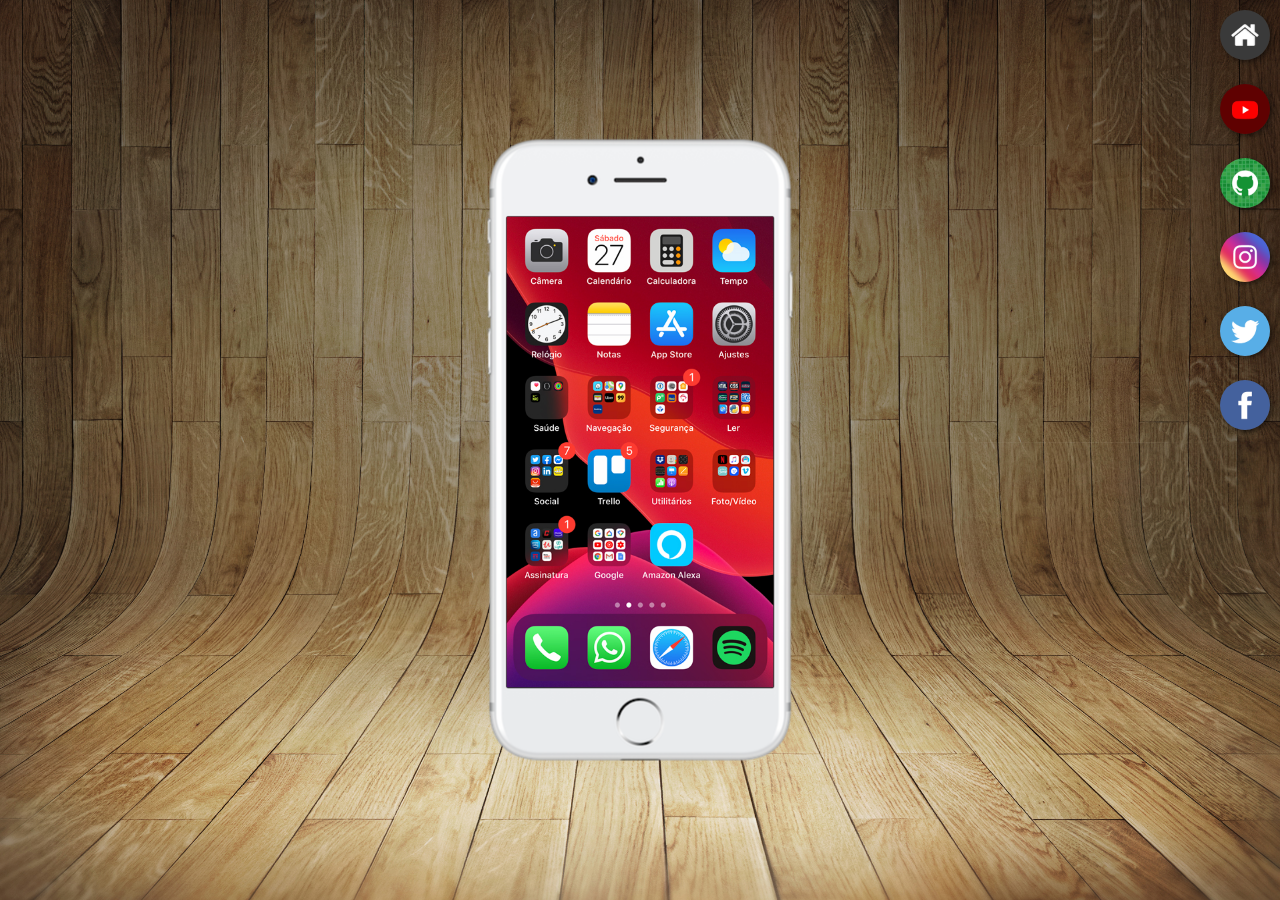
<file: index.html>
<!doctype html>
<html lang="pt-br">
<head>
    <meta charset="utf-8">
    <meta name="viewport" content="width=device-width", initial-scale=1.0>
    <title>Projeto Redes Sociais</title>
    <link rel="stylesheet" href="estilos/style.css">
    <link rel="shortcut icon" href="favicon.ico" type="image/x-icon">
    <style>
    </style>
</head>
<body>
	<main>
        <section id="telefone">
            <iframe src="home.html" name="tela" id="tela" frameborder="0"></iframe>
        </section>
        <section id="redes-sociais">
            <a href="home.html" target="tela"><img src="imagens/logo-home.jpg" alt="Logo Home"></a><br>
            <a href="youtube.html" target="tela"><img src="imagens/logo-youtube.jpg" alt="Logo YouTube"></a><br>
            <a href="github.html" target="tela"><img src="imagens/logo-github.jpg" alt="Logo GitHub"></a><br>
            <a href="instagram.html" target="tela"><img src="imagens/logo-instagram.jpg" alt="Logo Instagram"></a><br>
            <a href="twitter.html" target="tela"><img src="imagens/logo-twitter.jpg" alt="Logo Twitter"></a><br>
            <a href="facebook.html" target="tela"><img src="imagens/logo-facebook.jpg" alt="Logo Faebook"></a>
        </section>
    </main>
</body>
</html>
</file>
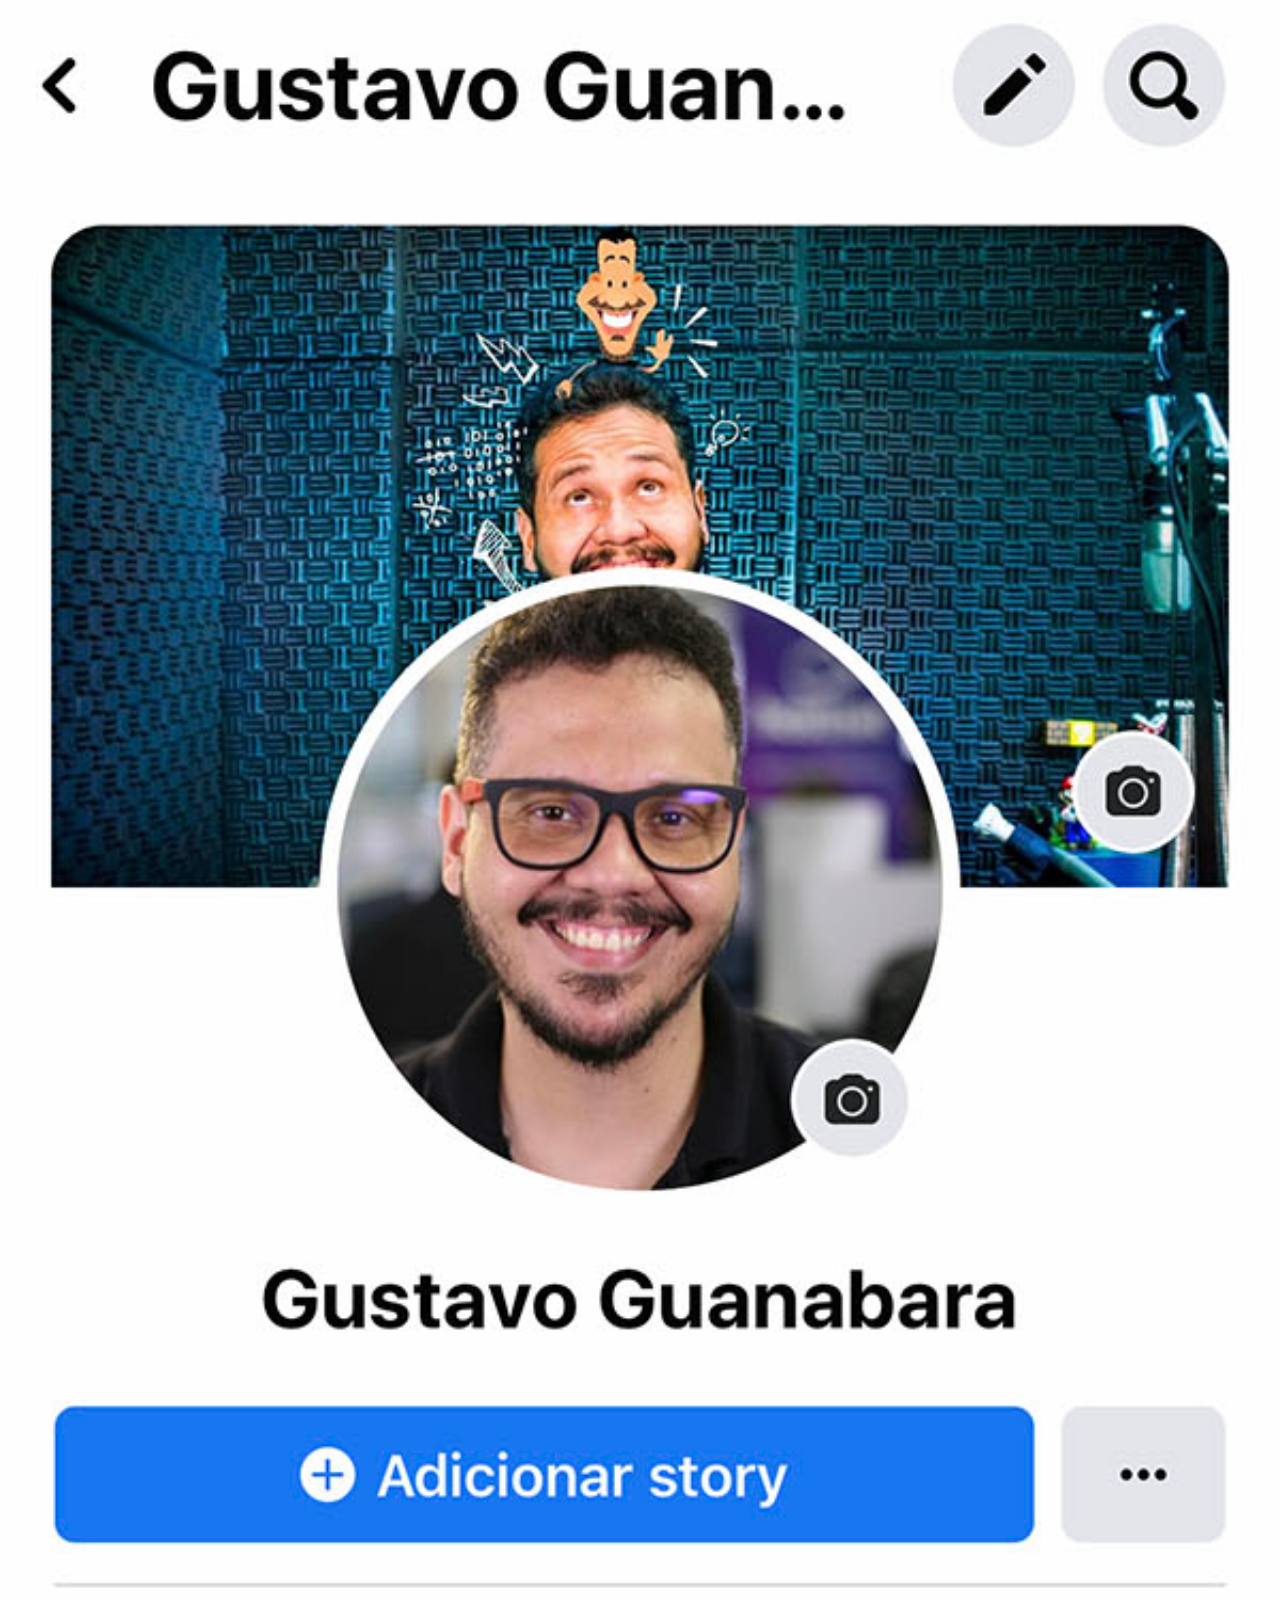
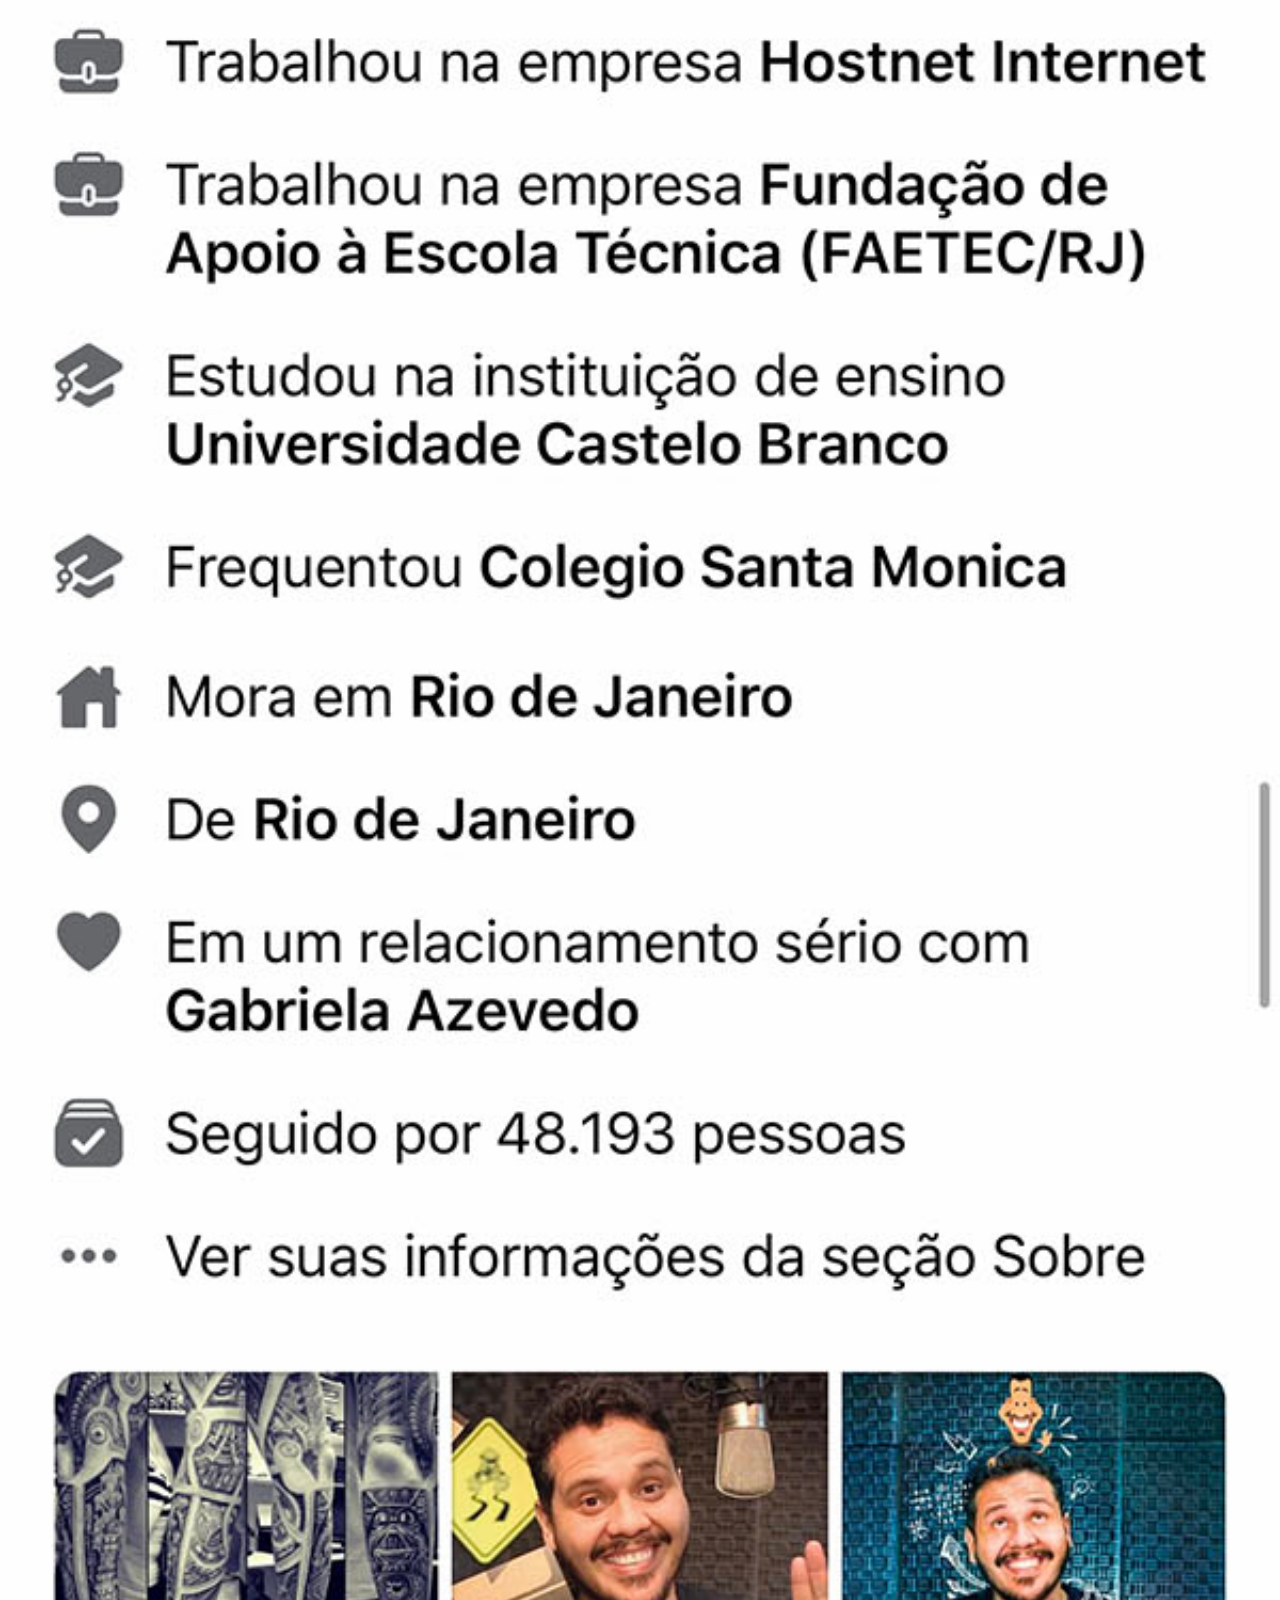
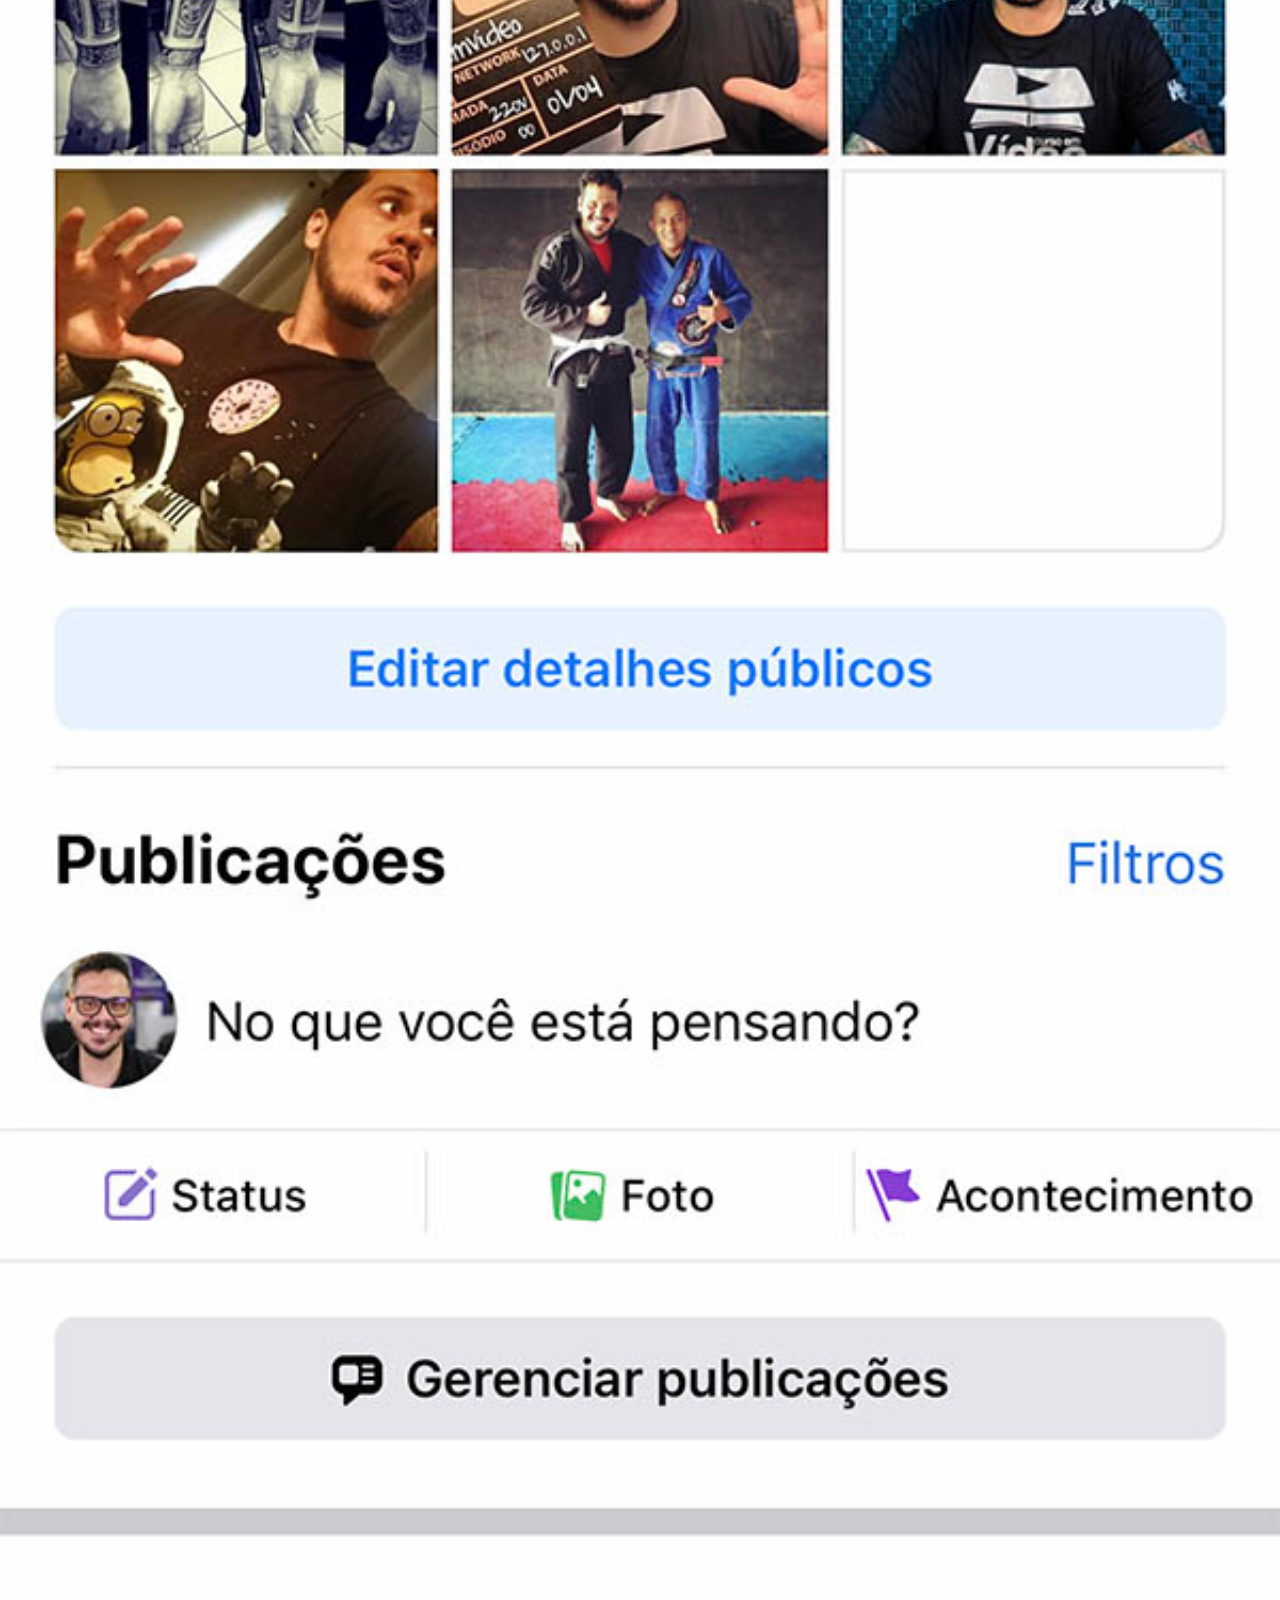
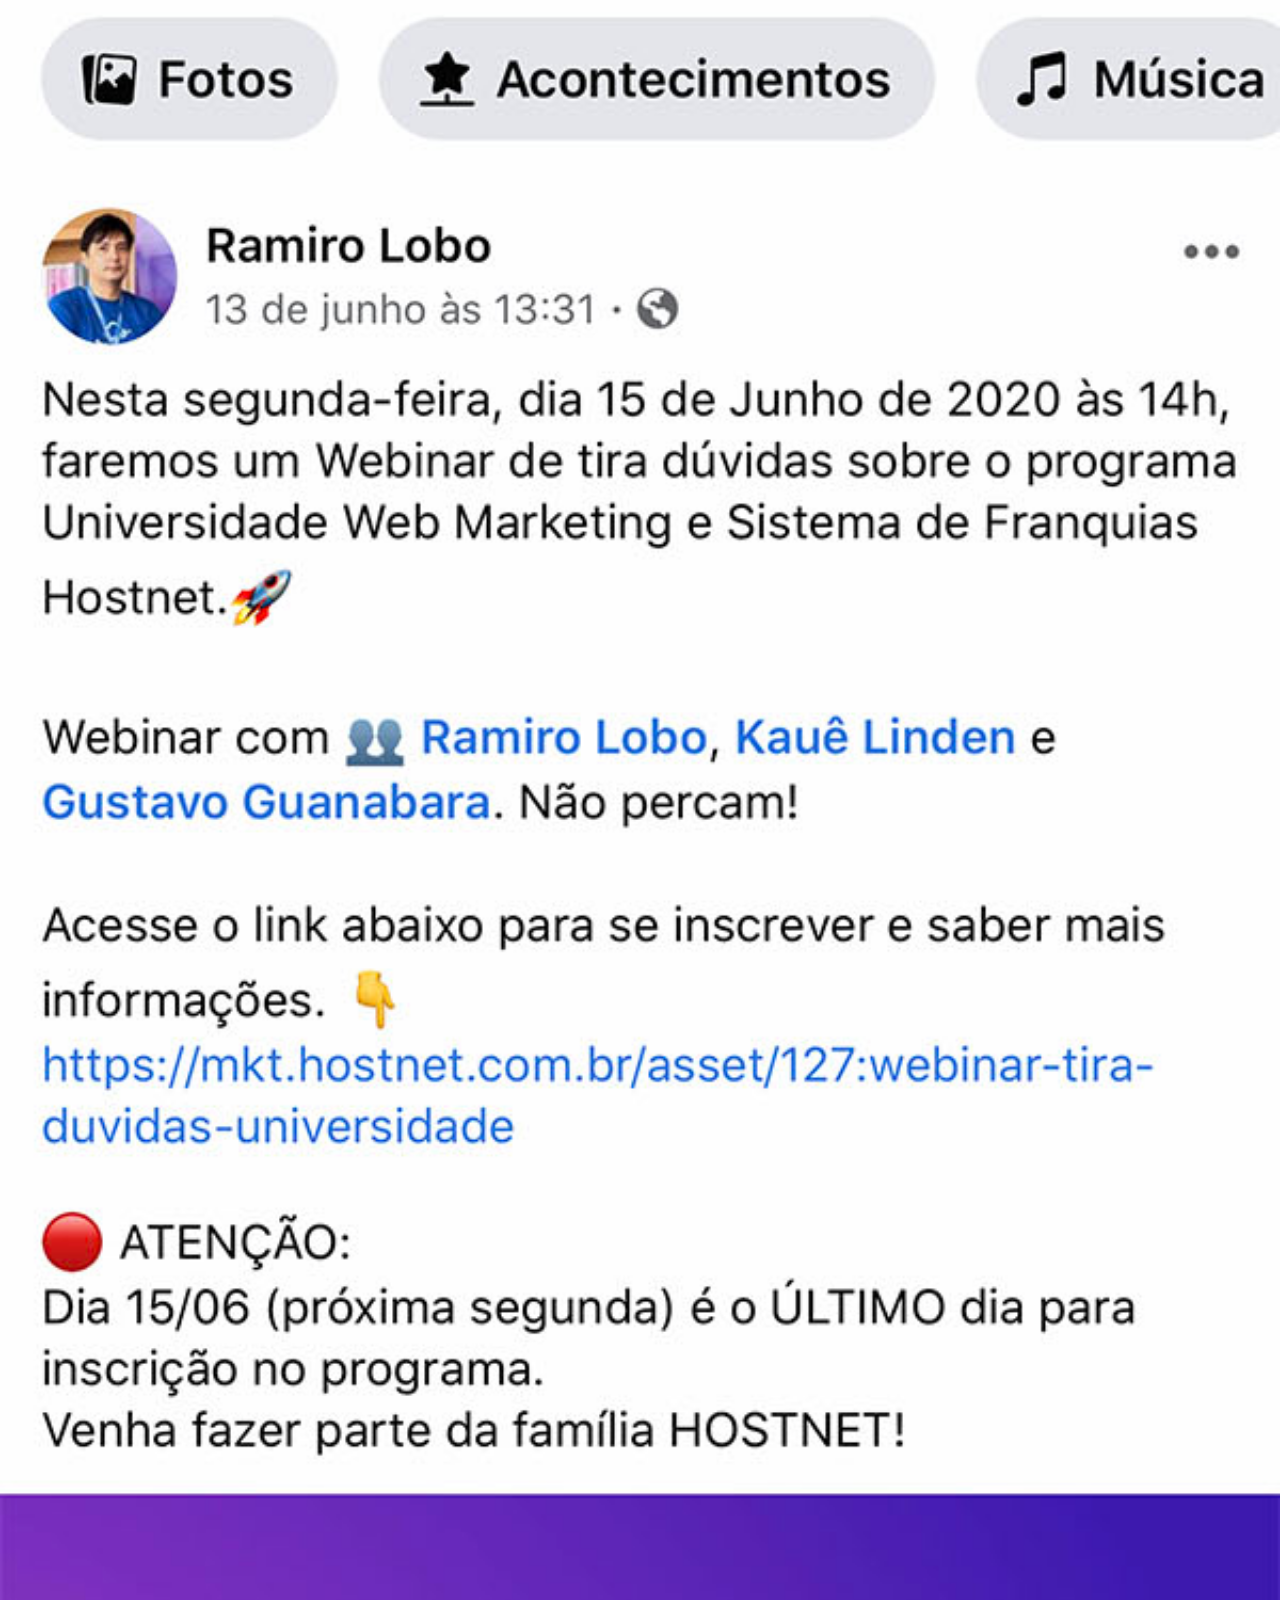
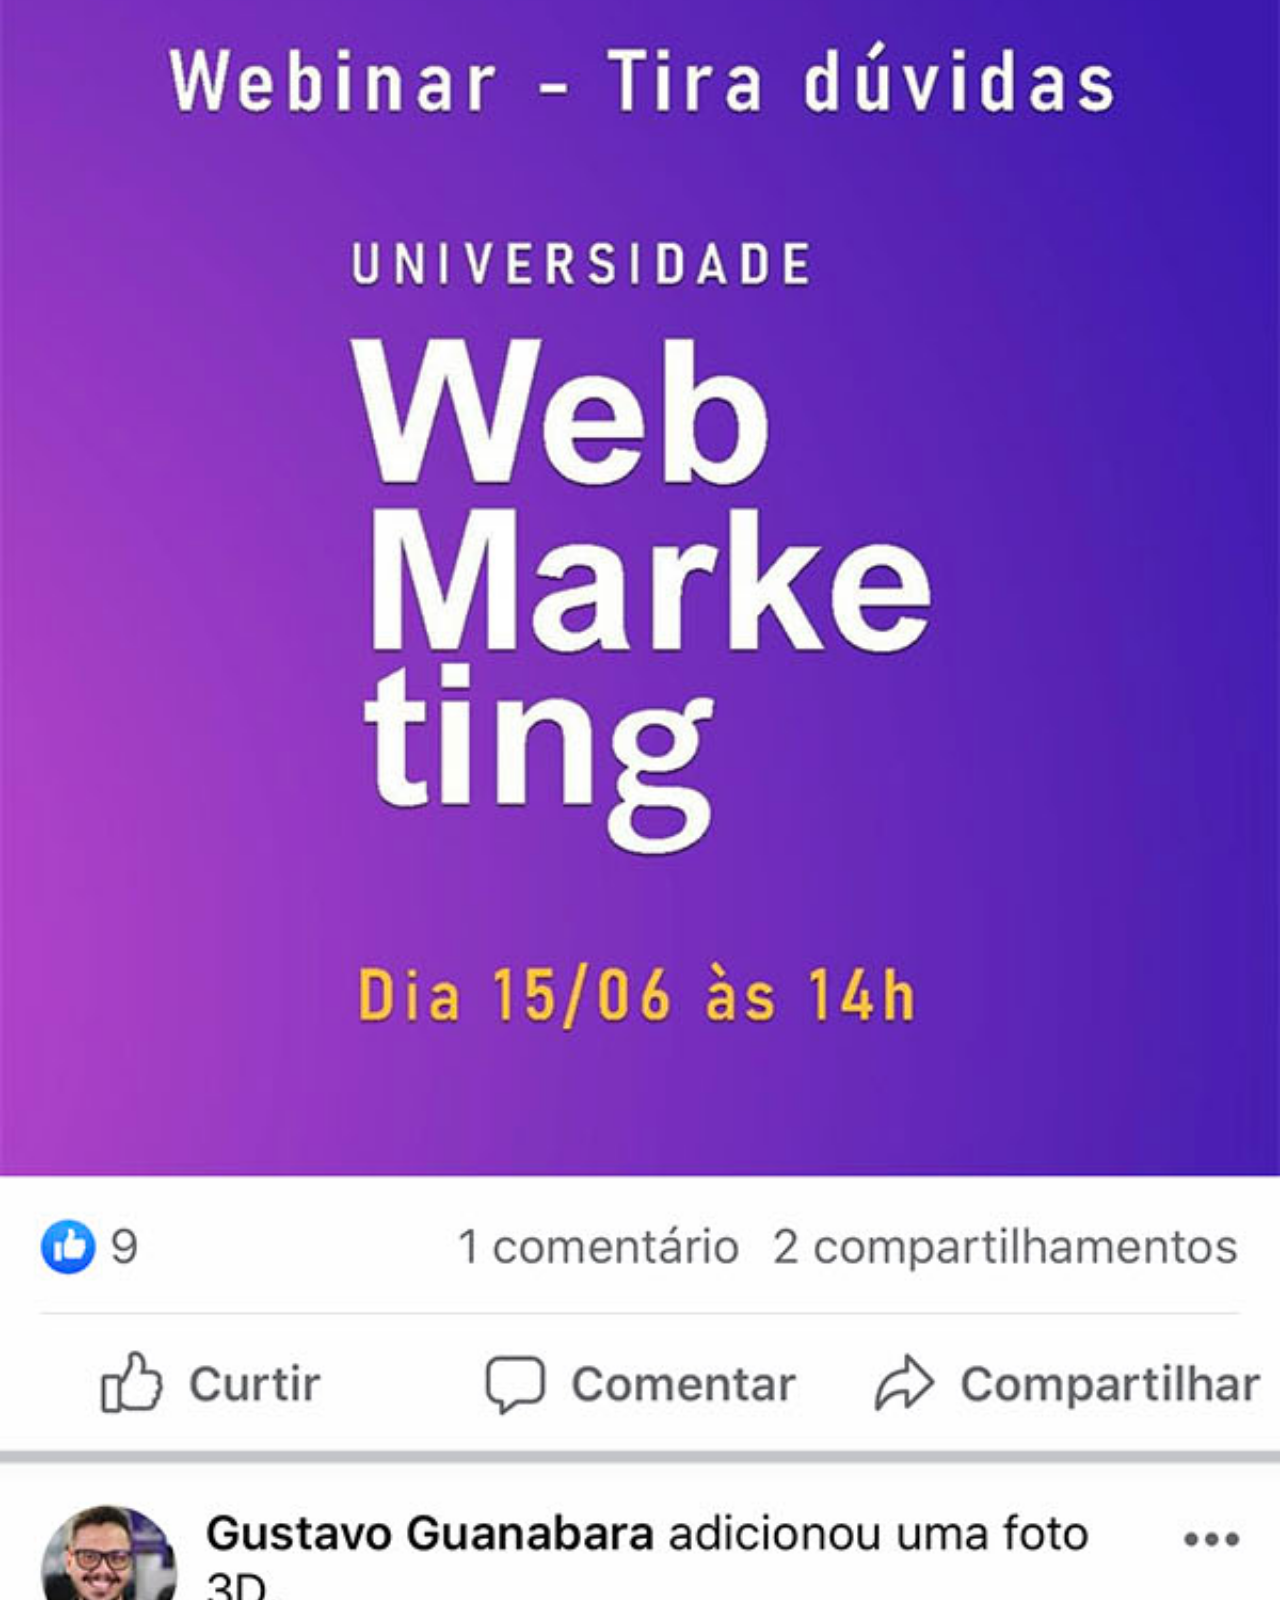
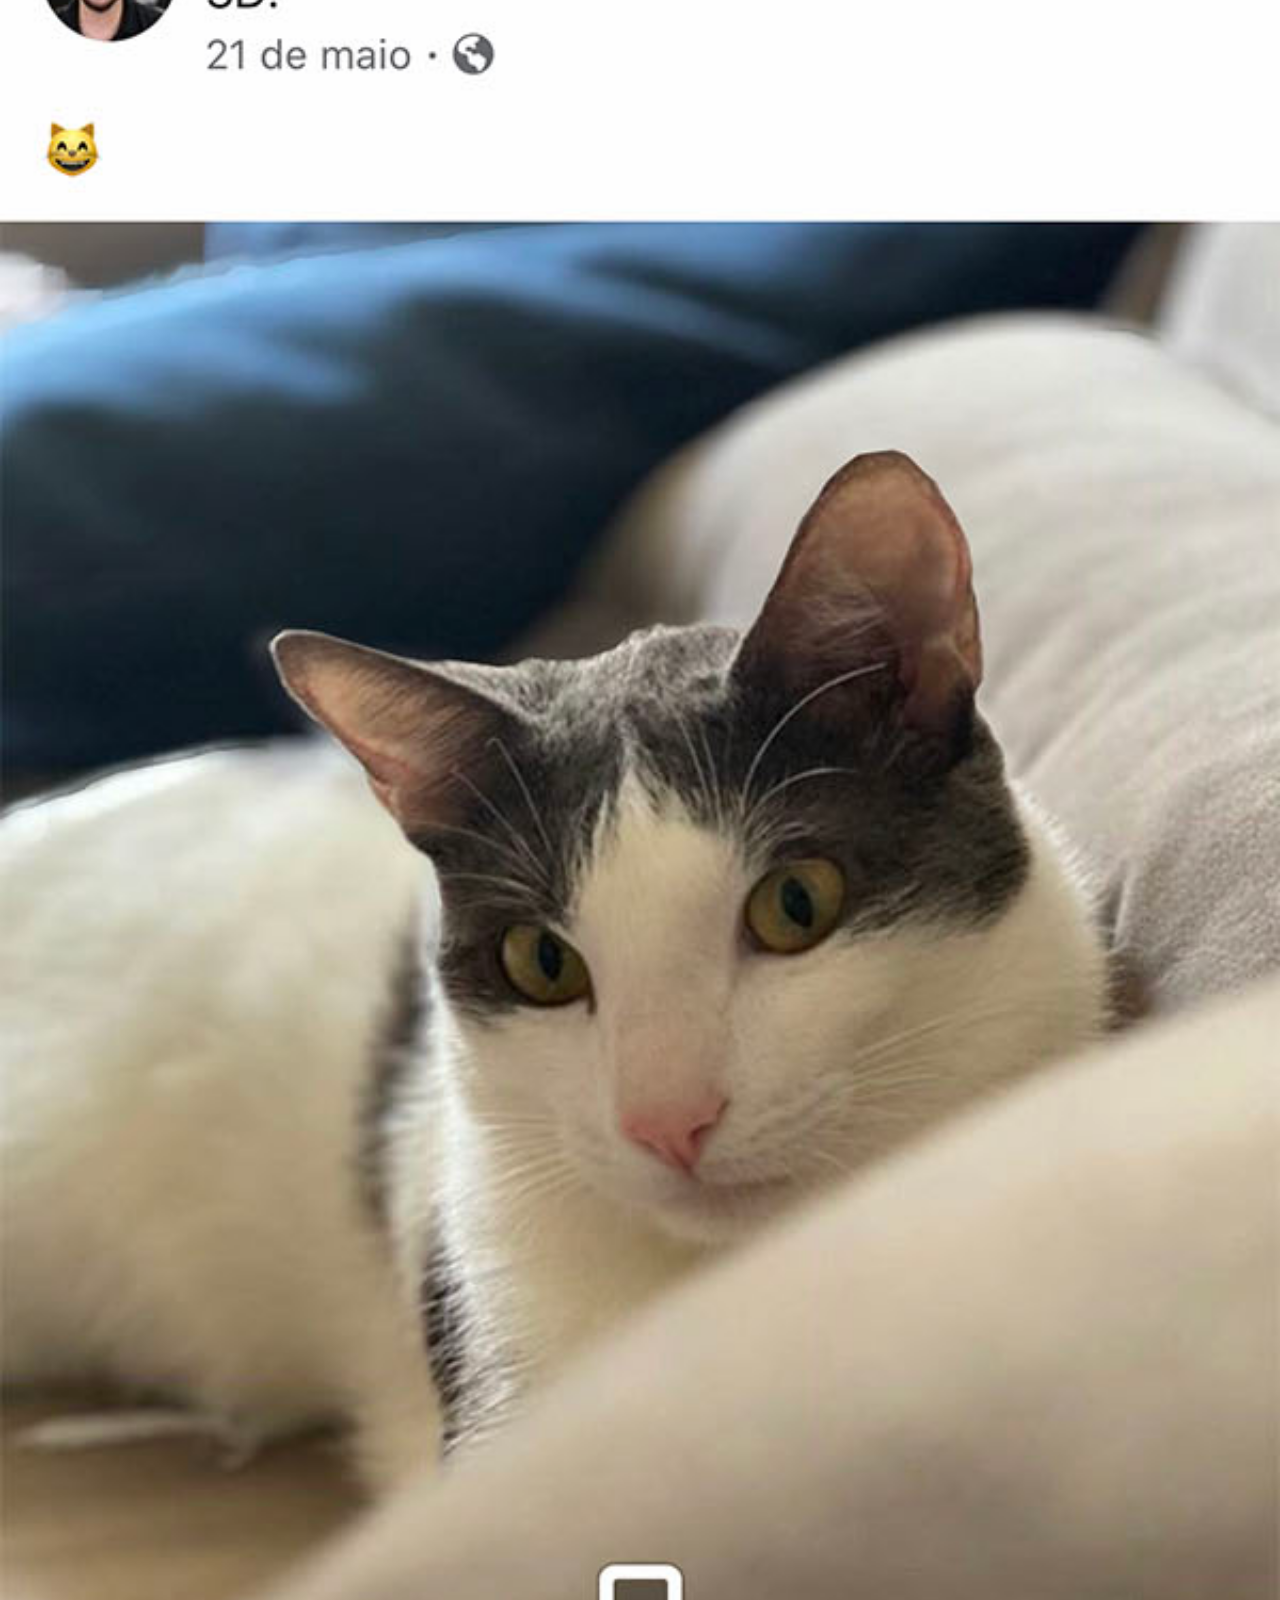
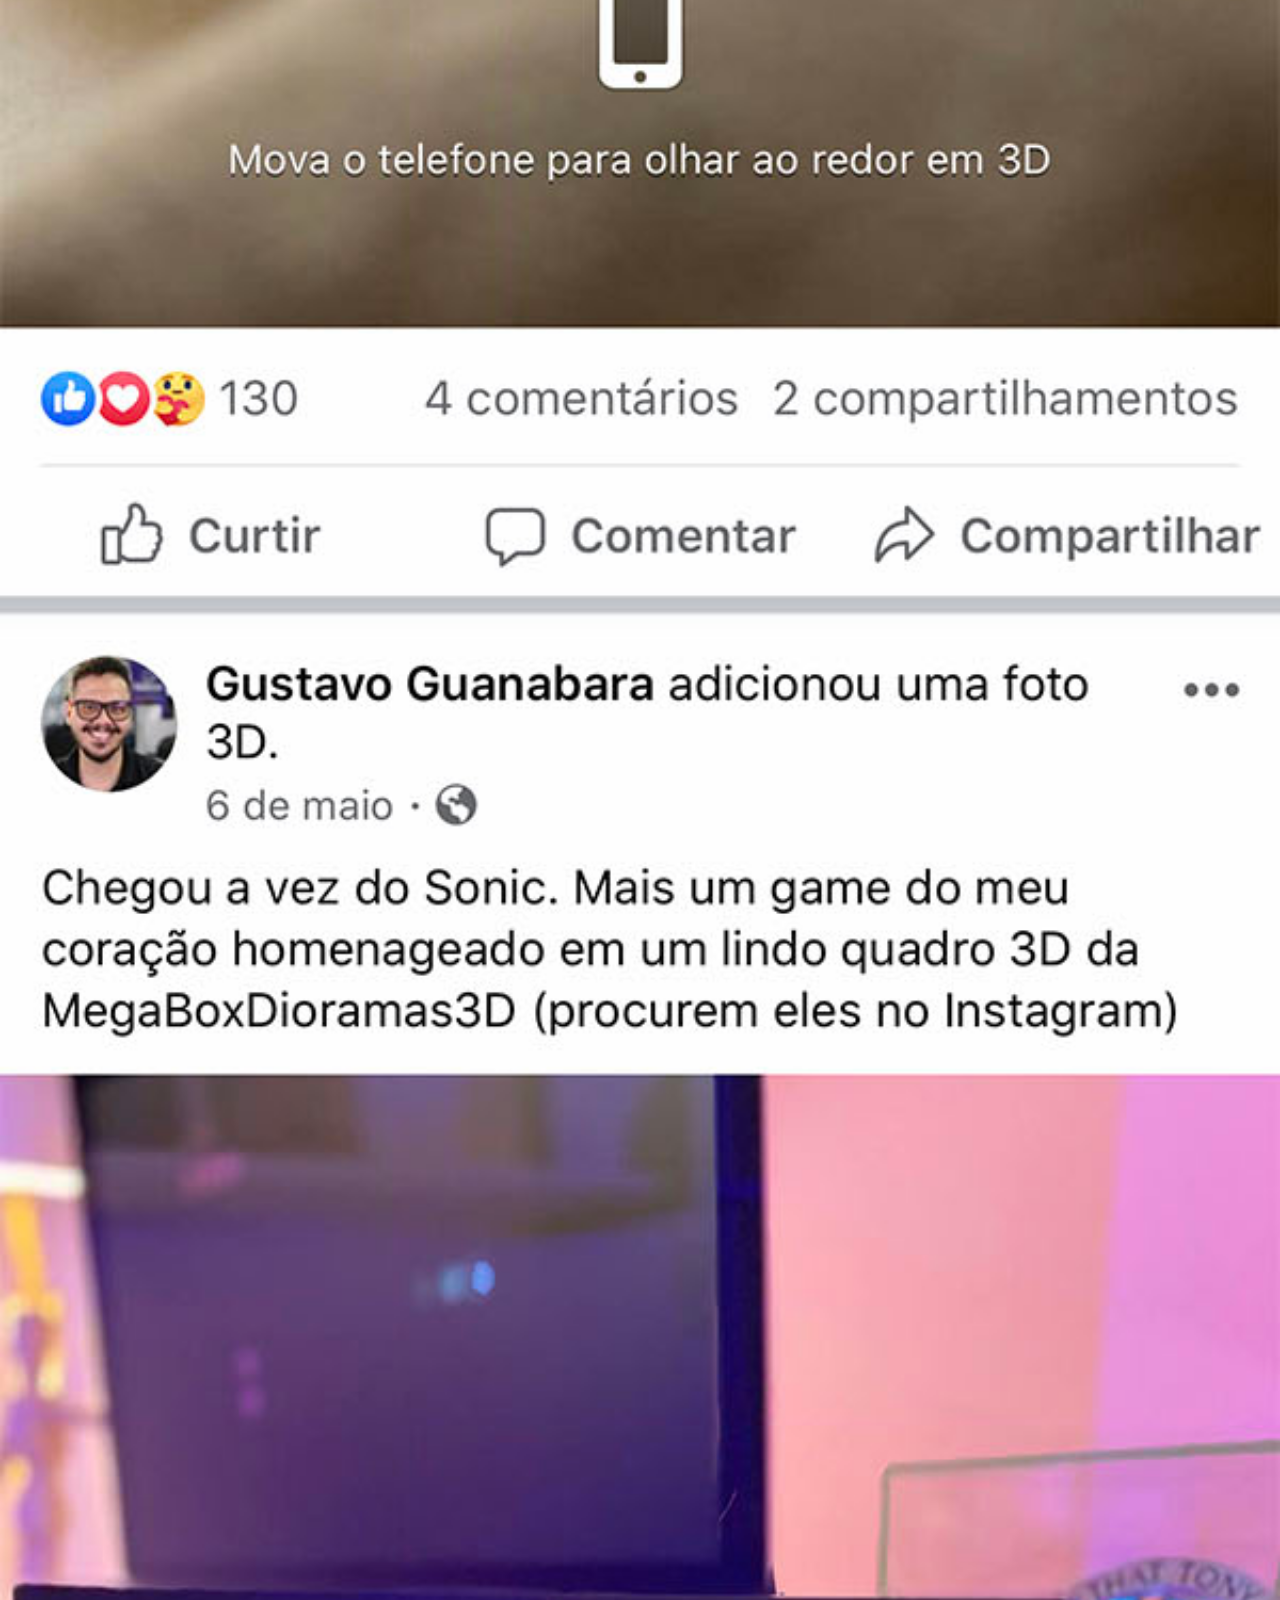
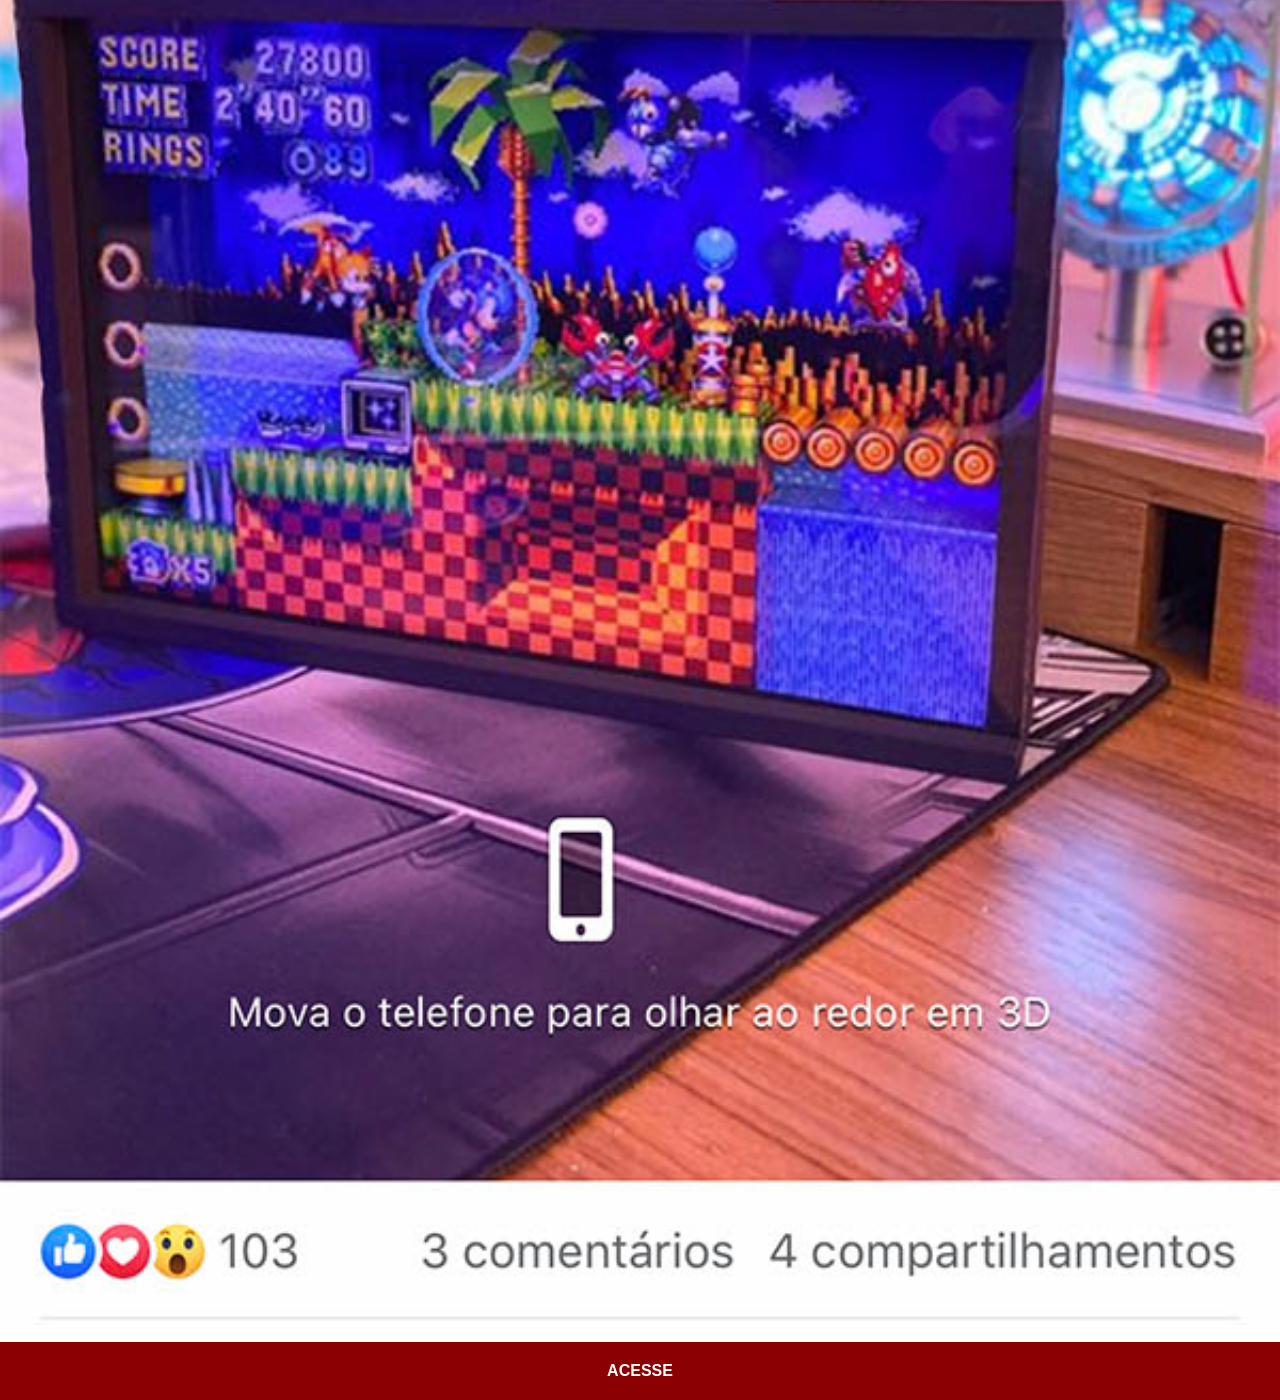
<file: facebook.html>
<!DOCTYPE html>
<html lang="pt-br">
<head>
    <meta charset="UTF-8">
    <meta name="viewport" content="width=device-width, initial-scale=1.0">
    <title>Facebook</title>
    <link rel="stylesheet" href="estilos/social.css">
</head>
<body>
    <img src="imagens/tela-facebook.jpg" alt="Facebook">
    <a href="https://www.facebook.com/?locale=pt_BR" target="_blank">ACESSE</a>
</body>
</html>
</file>
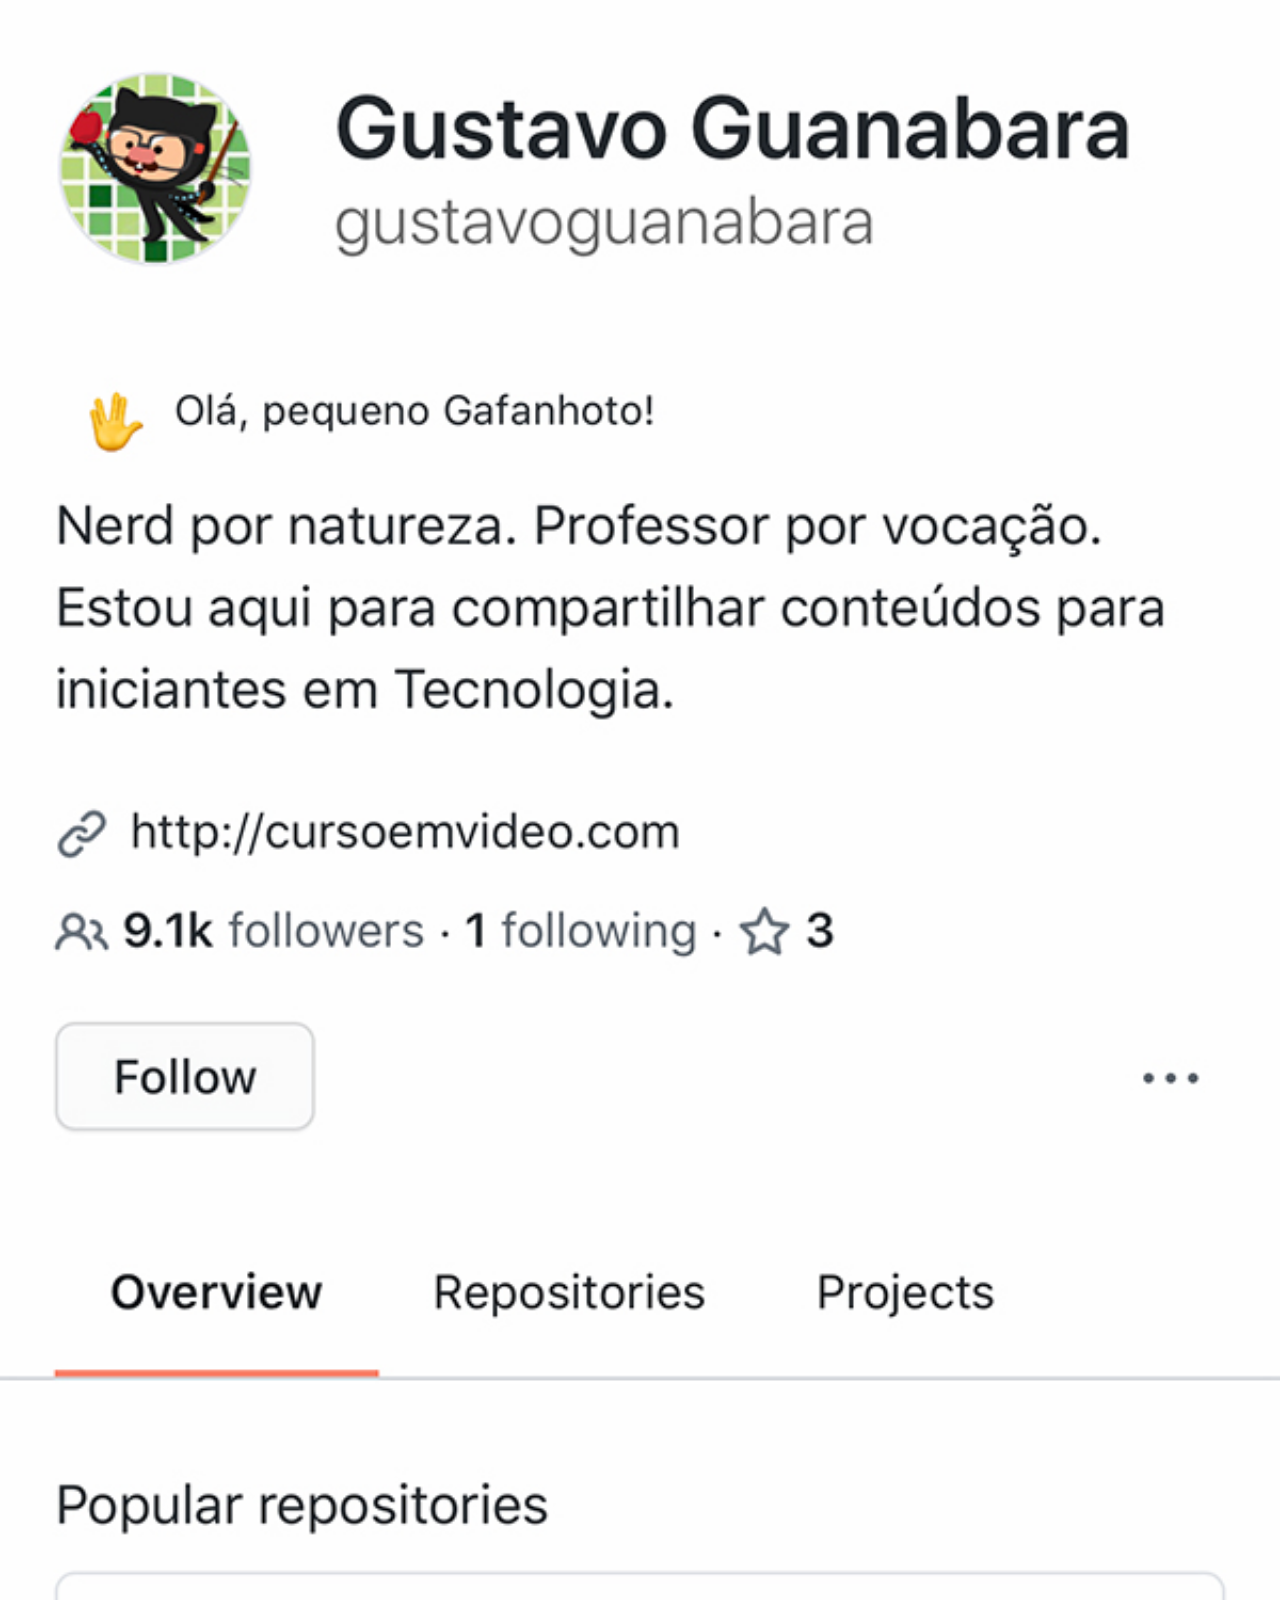
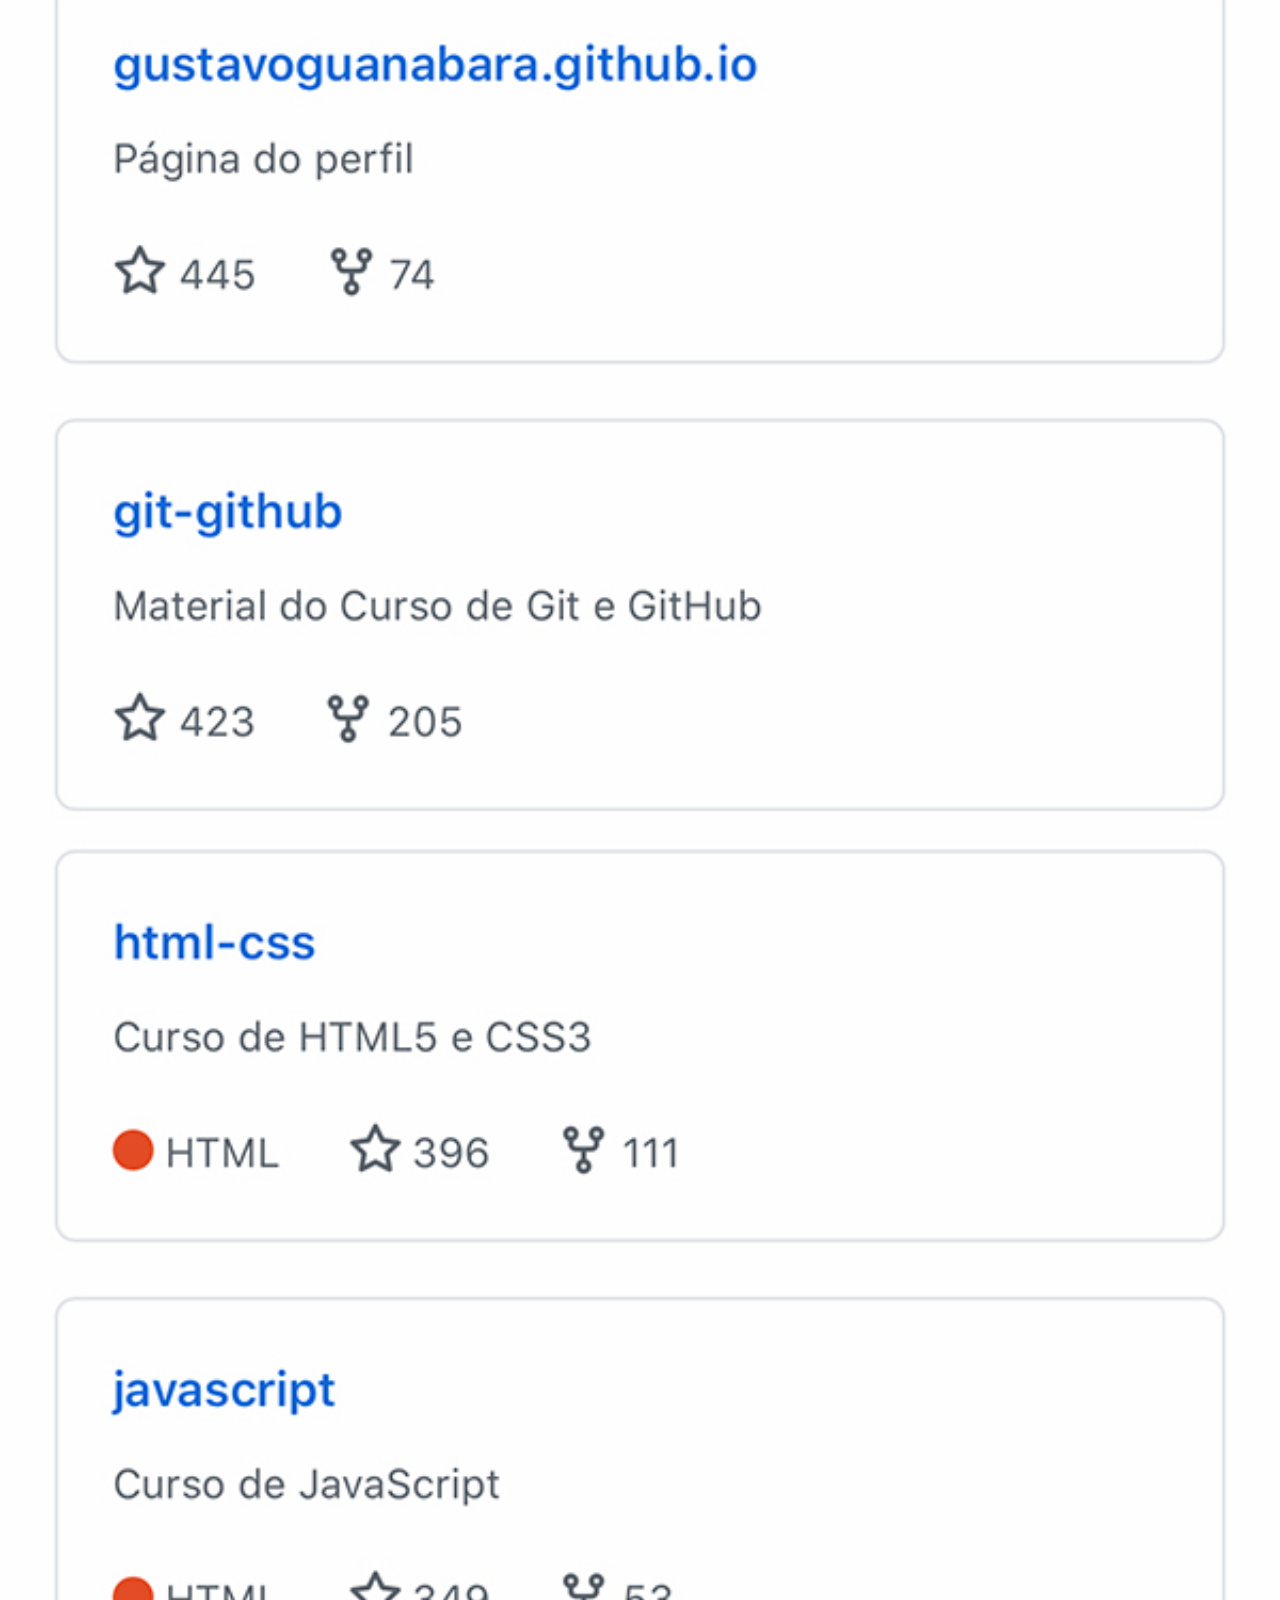
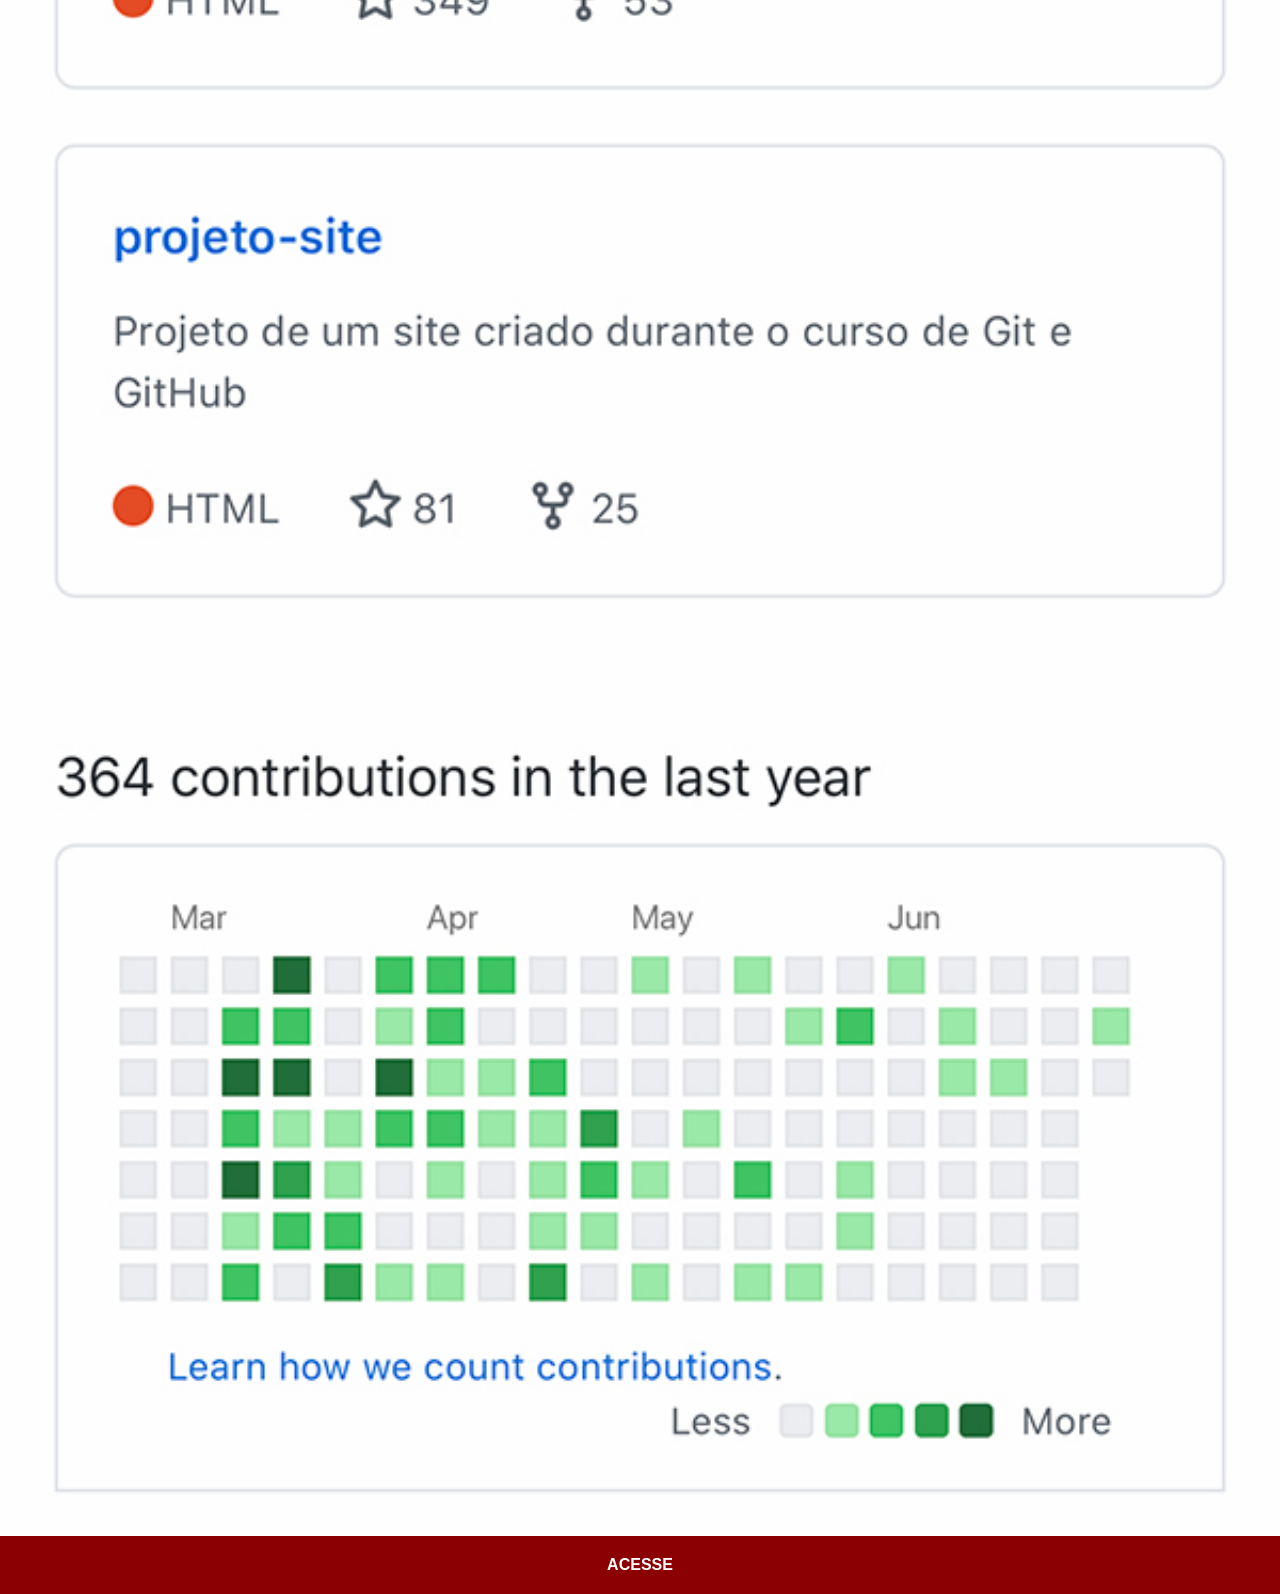
<file: github.html>
<!DOCTYPE html>
<html lang="pt-br">
<head>
    <meta charset="UTF-8">
    <meta name="viewport" content="width=device-width, initial-scale=1.0">
    <title>GitHub</title>
    <link rel="stylesheet" href="estilos/social.css">
</head>
<body>
    <img src="imagens/tela-github.jpg" alt="GitHub">
    <a href="https://github.com/thiago-sobreira1" target="_blank">ACESSE</a>
</body>
</html>
</file>
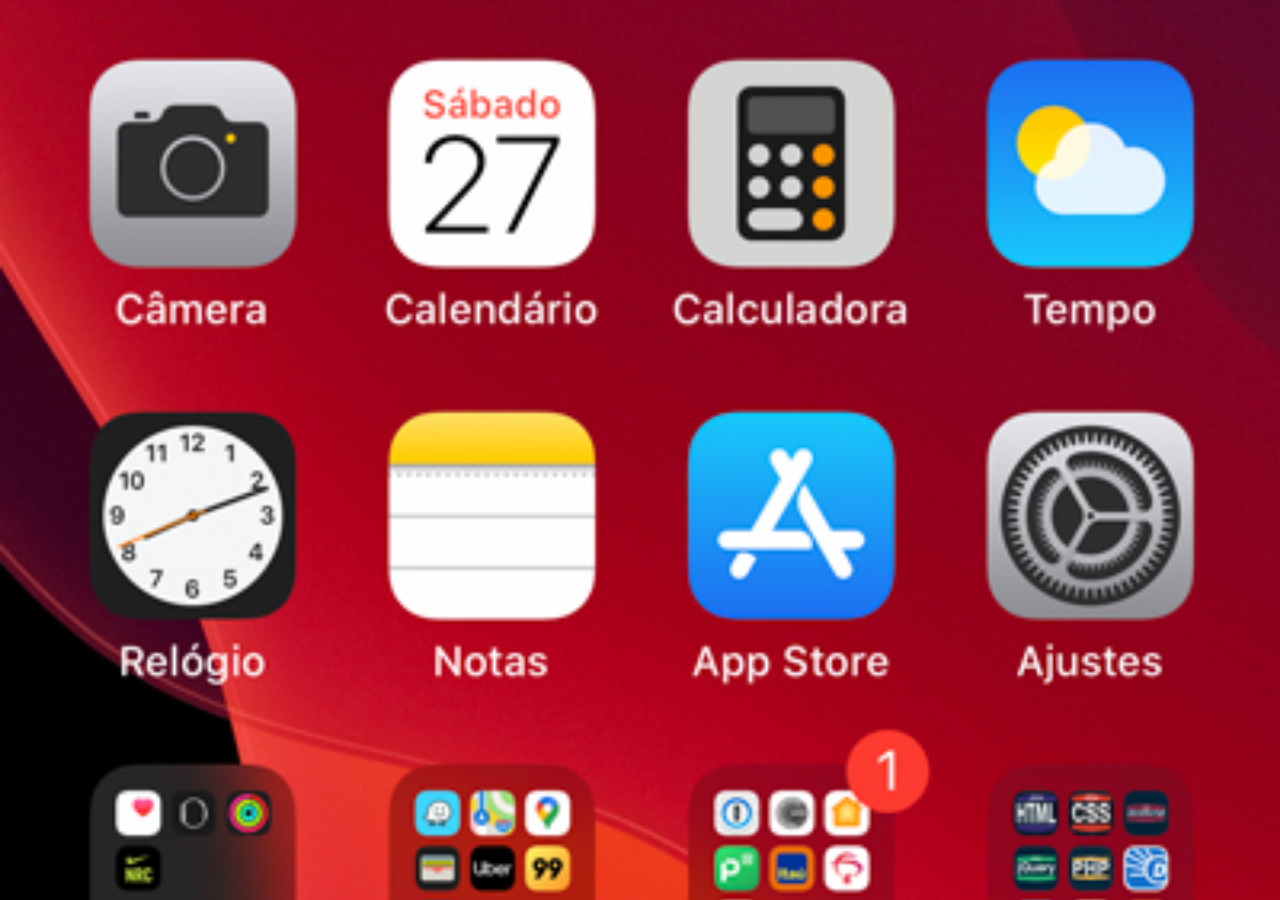
<file: home.html>
<!DOCTYPE html>
<html lang="pt-br">
<head>
    <meta charset="UTF-8">
    <meta name="viewport" content="width=device-width, initial-scale=1.0">
    <title>Home</title>
<style>
    * {
        margin: 0px;
        padding: 0px;
    }

    body {
        width: 100vw;
        height: 100vh;
        background: black url('imagens/tela-home.jpg') no-repeat top center;
        background-size: cover;
    }
</style>
</head>
<body>
    
</body>
</html>
</file>
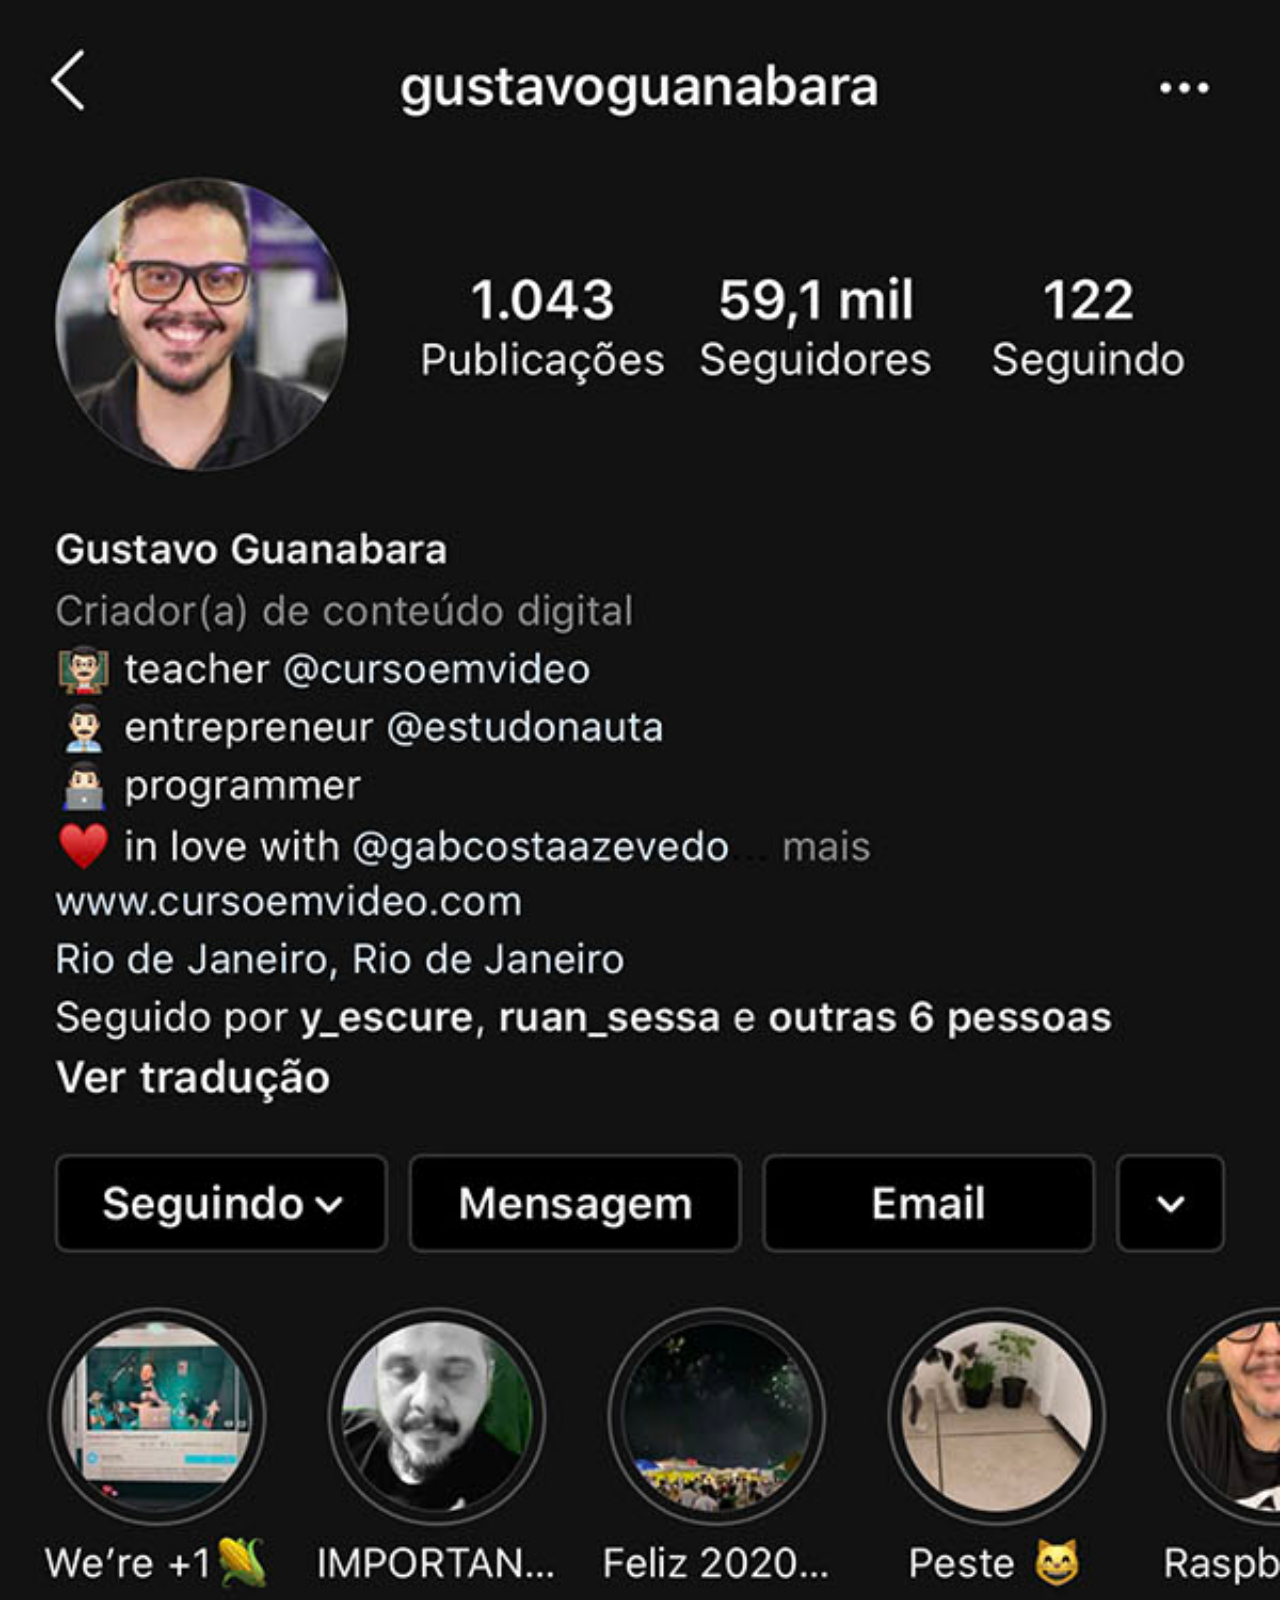
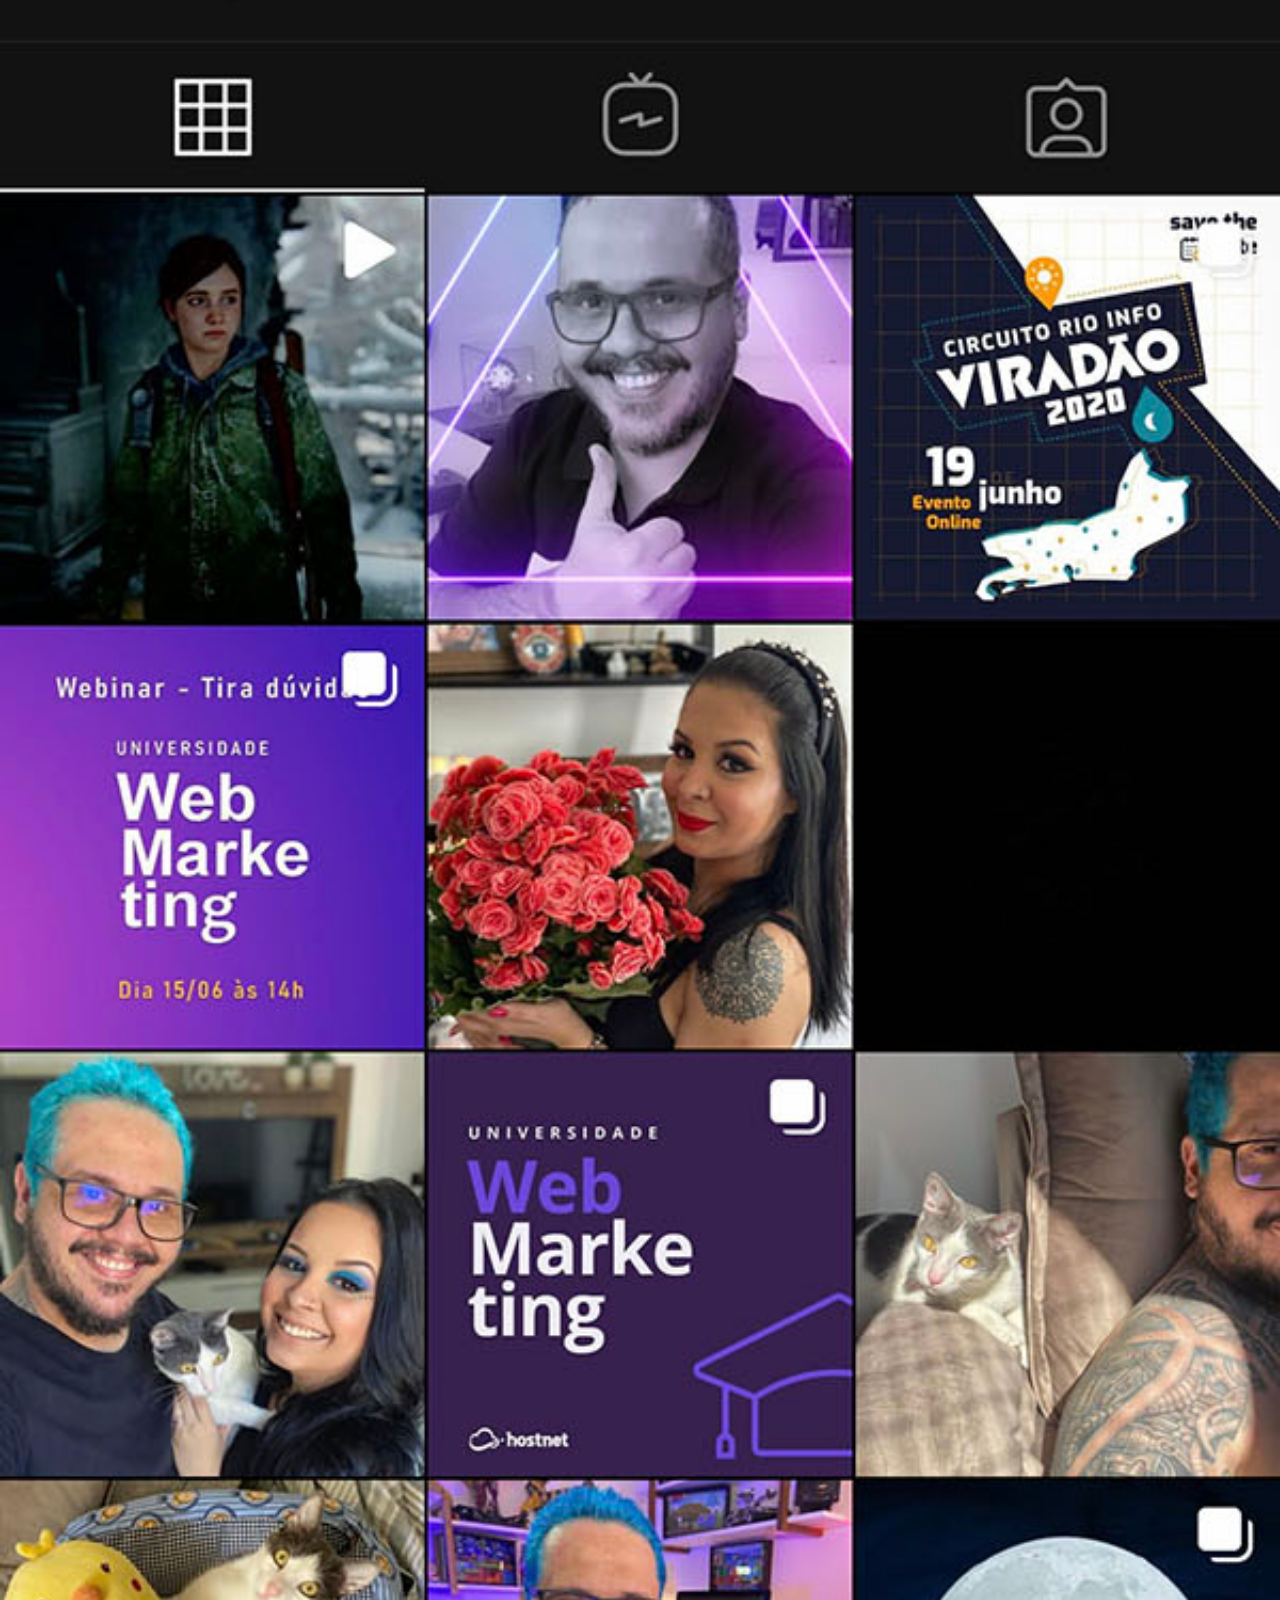
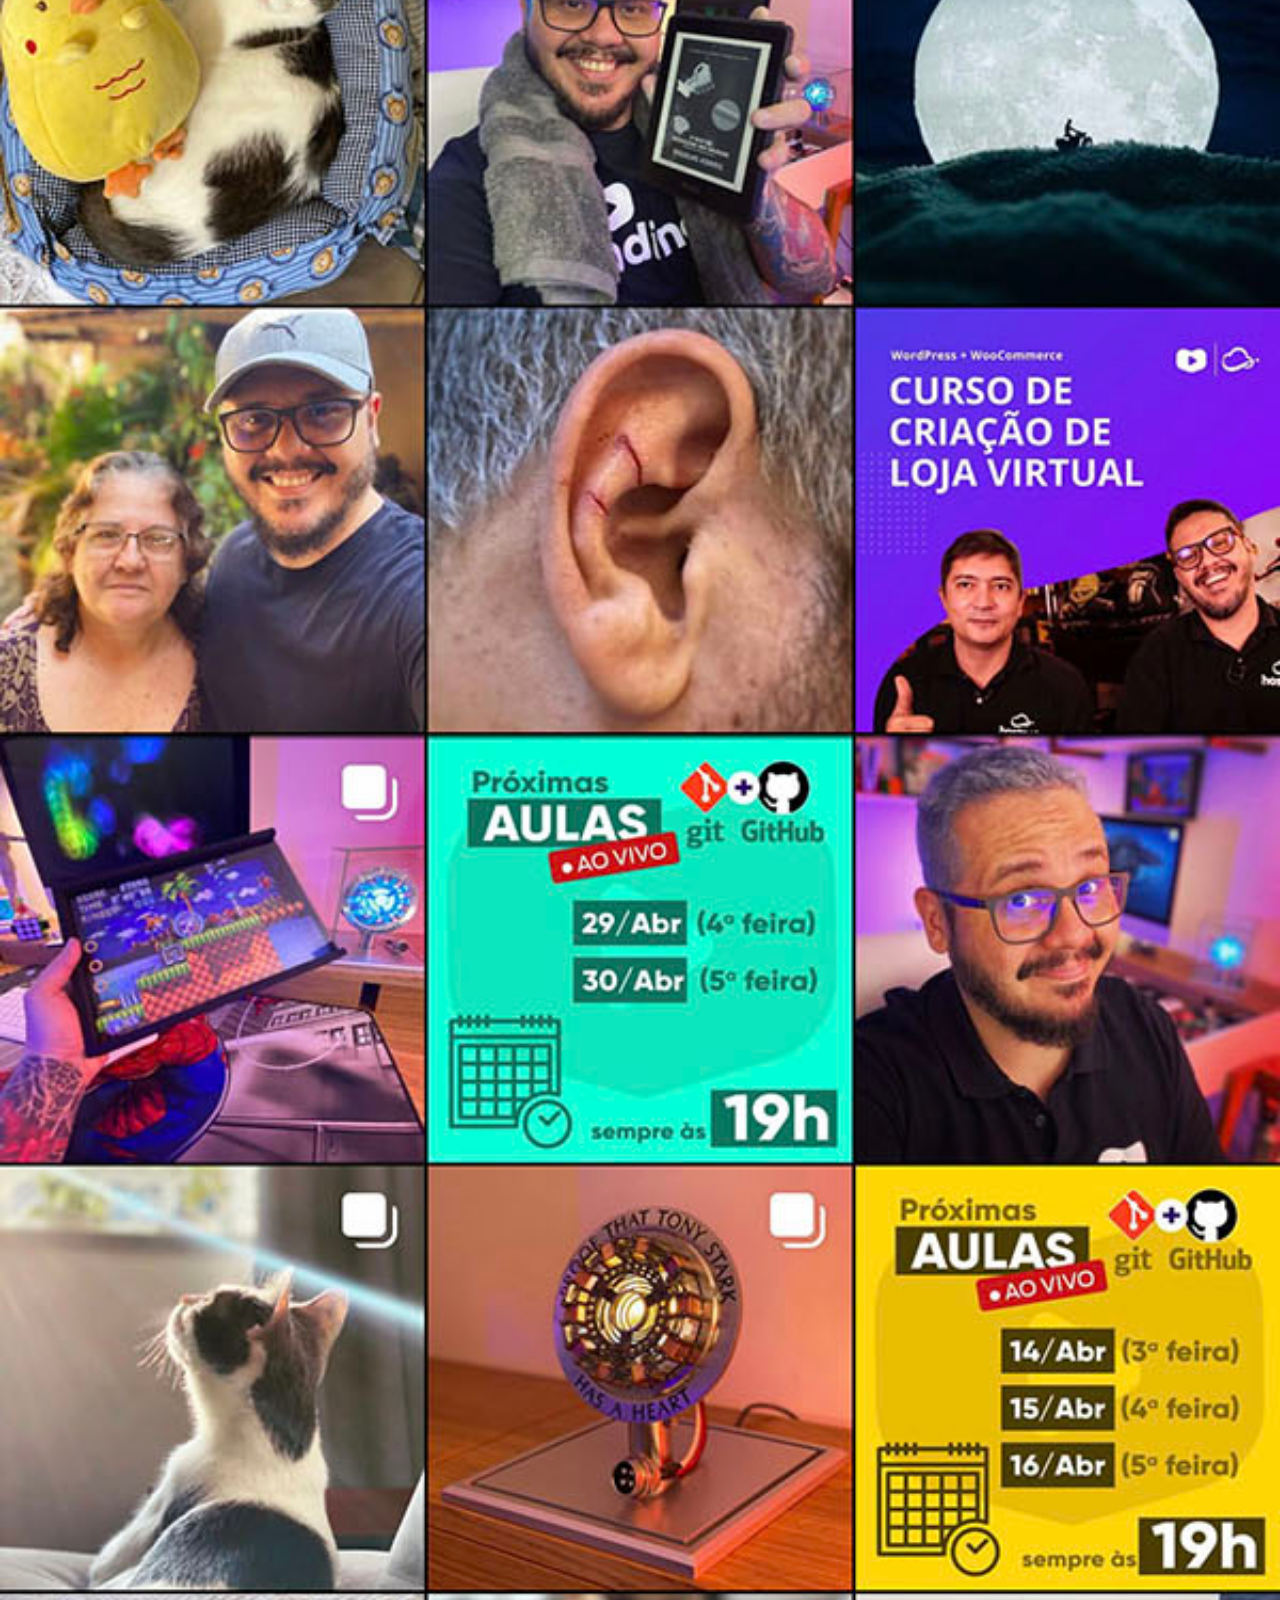
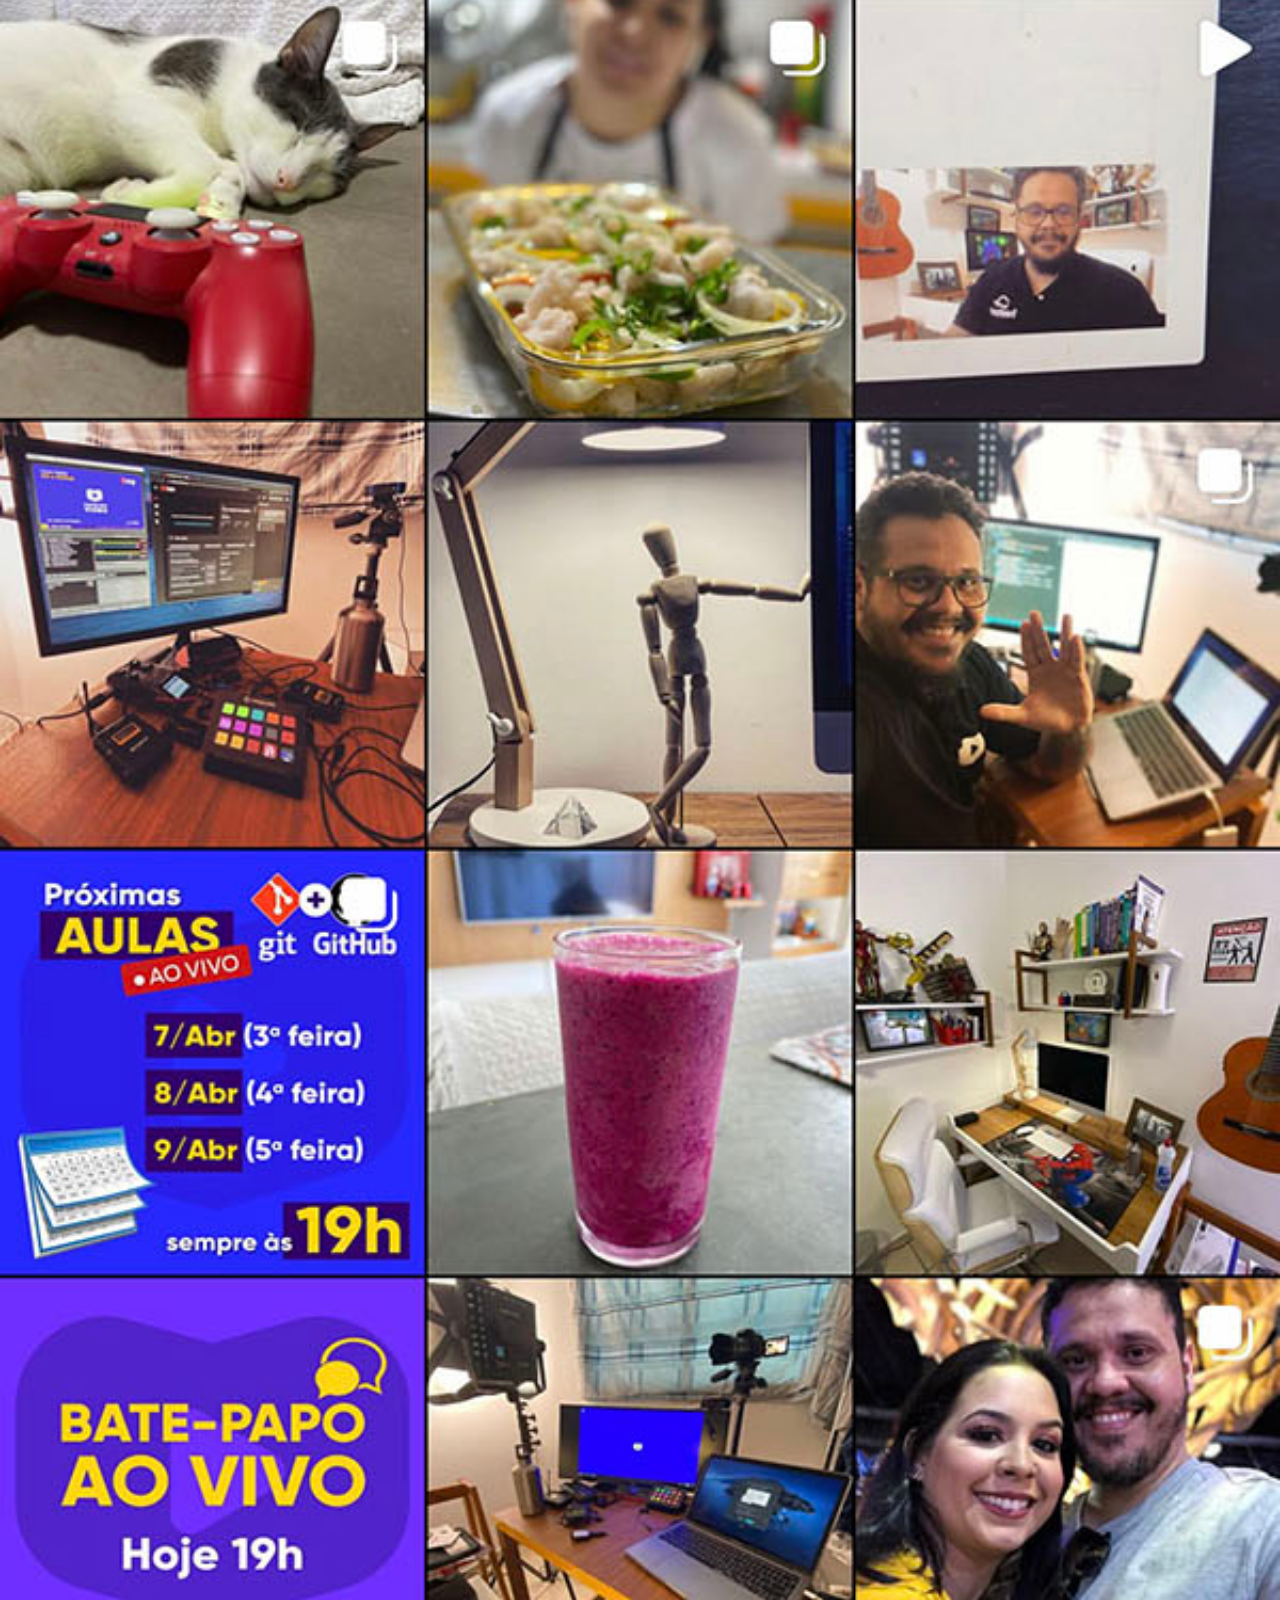
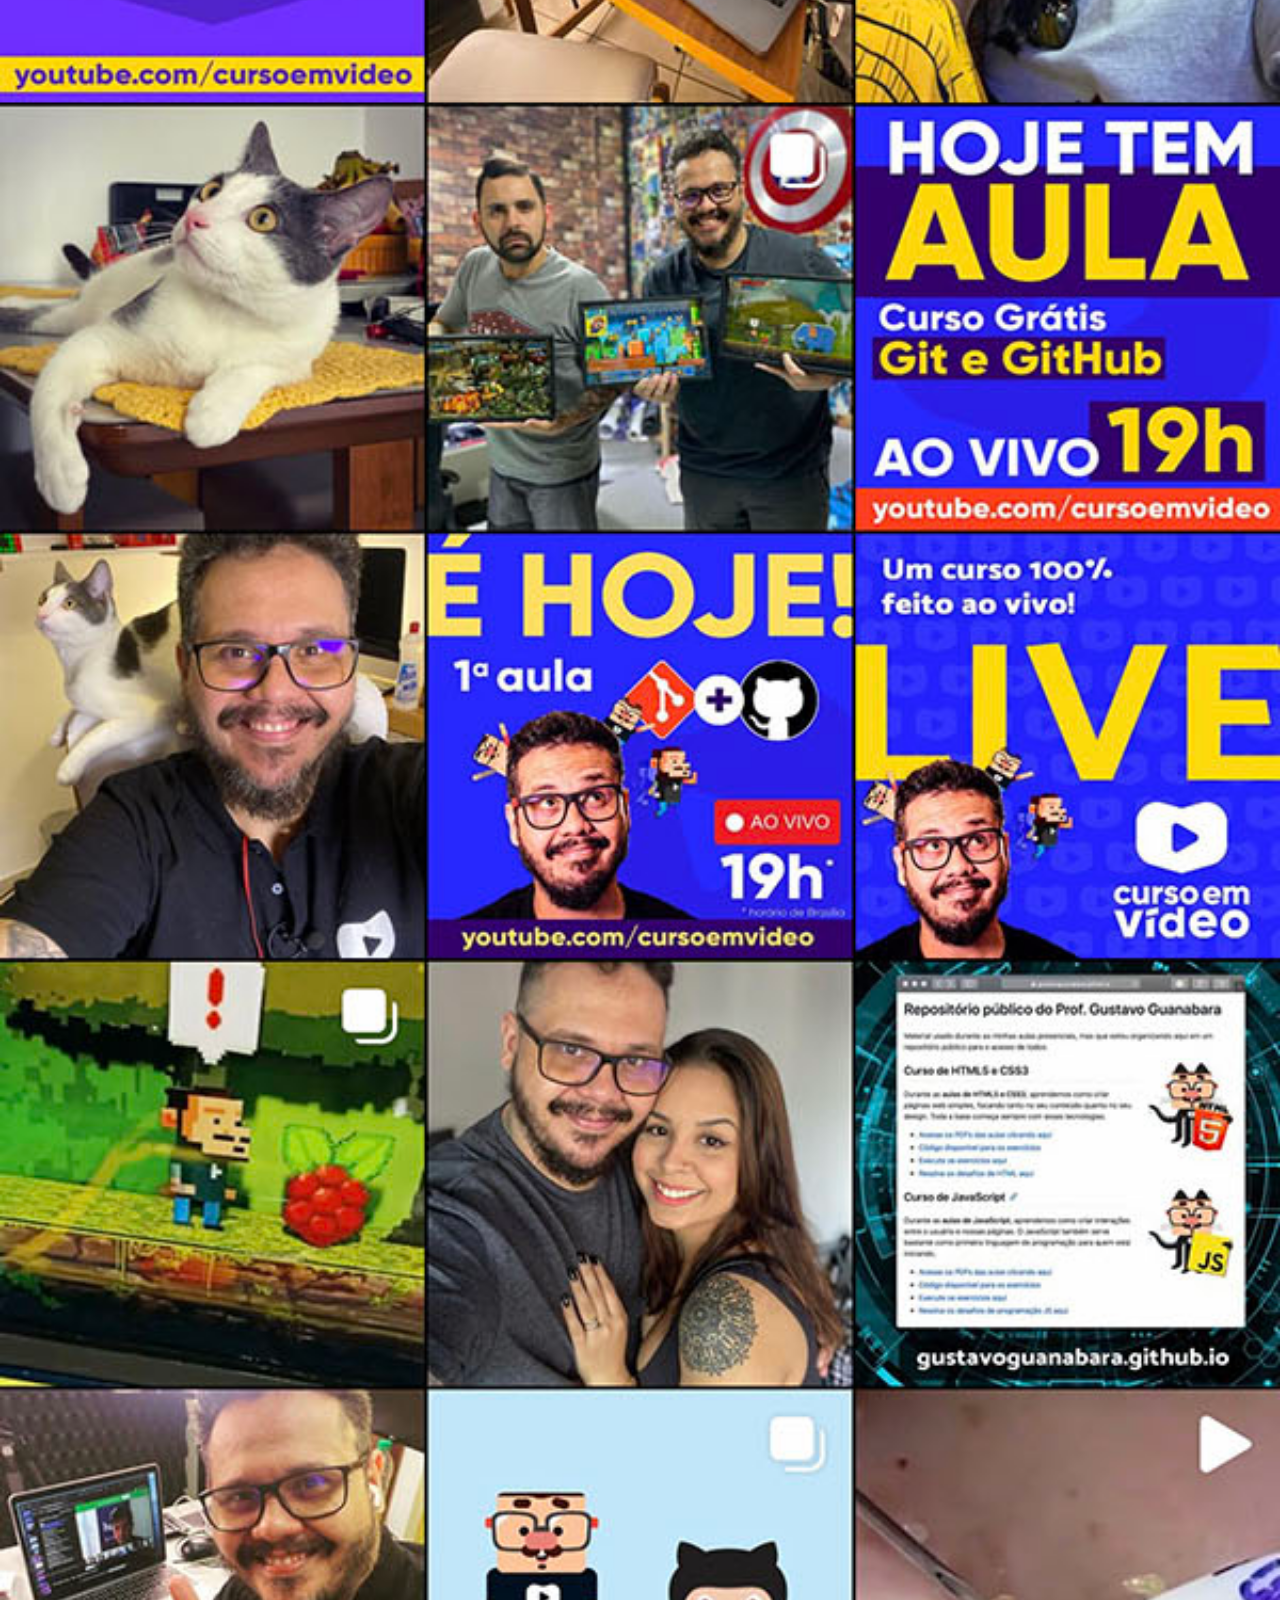
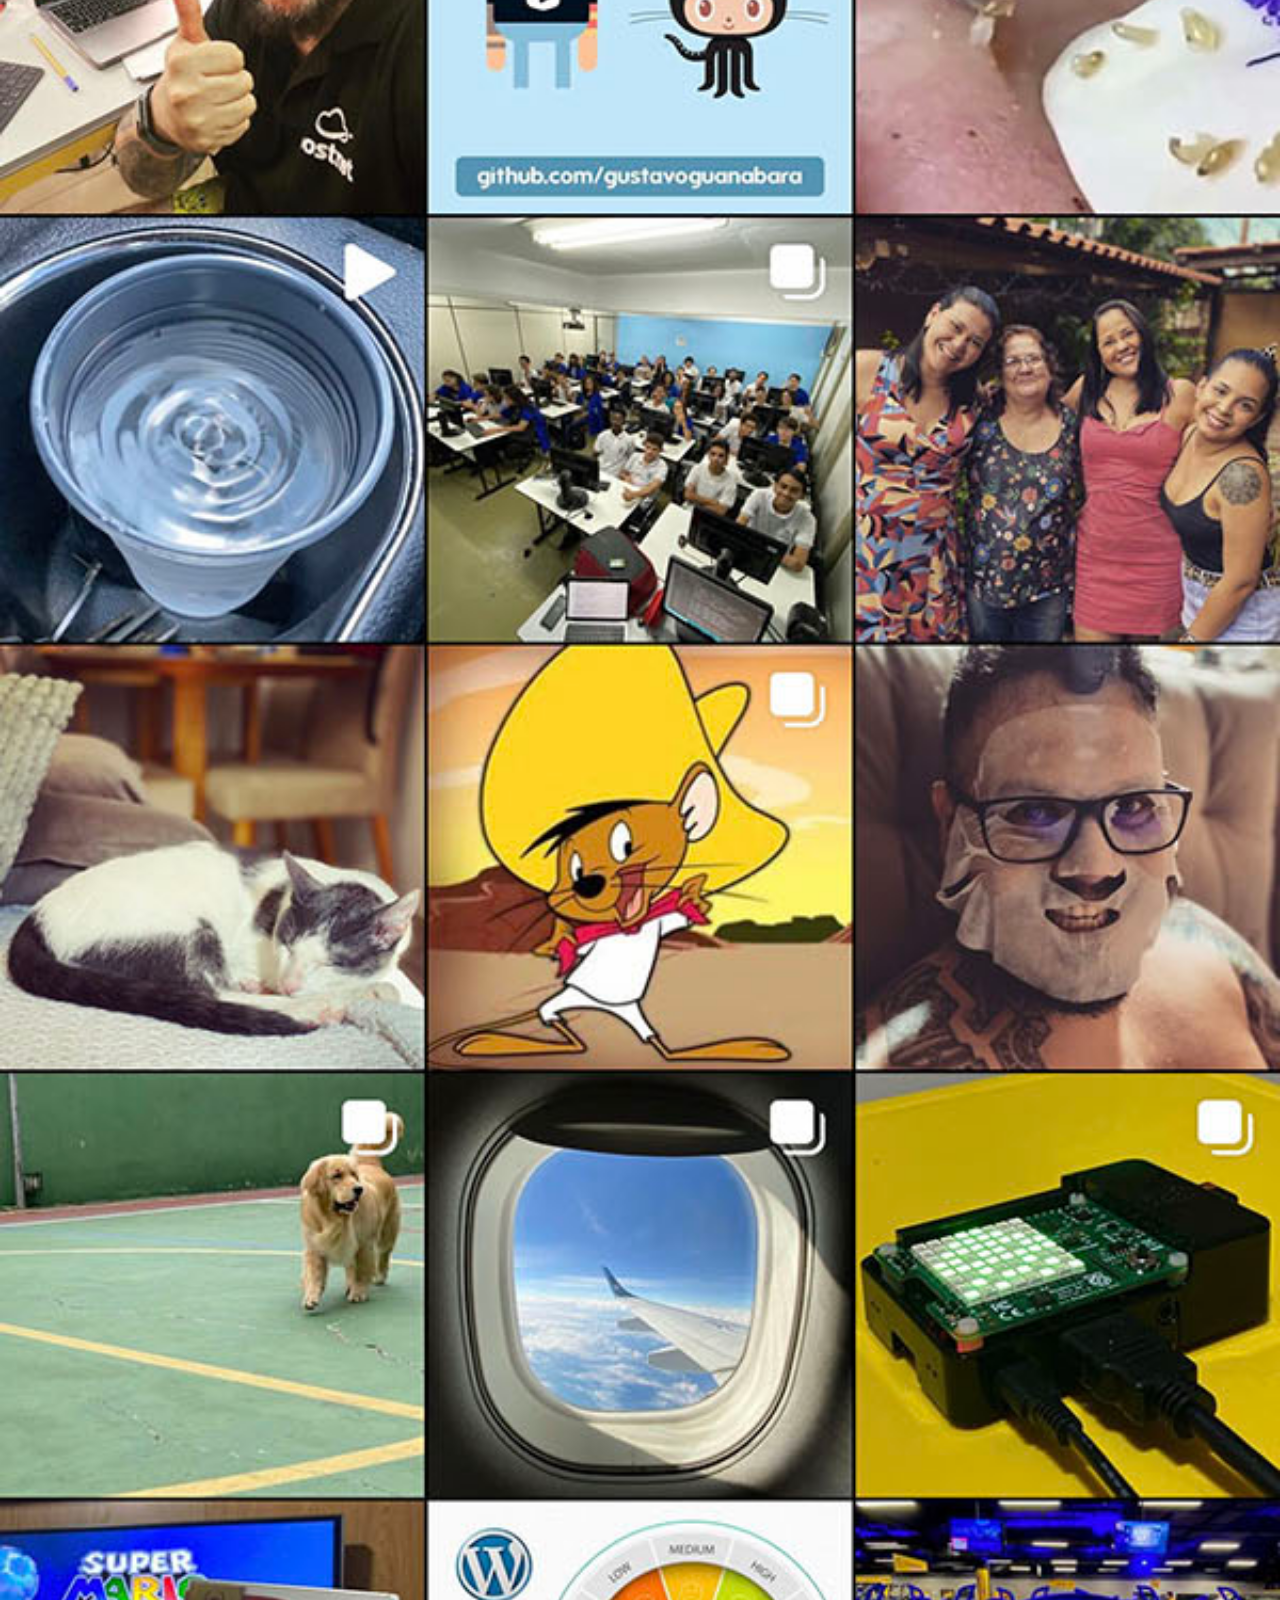
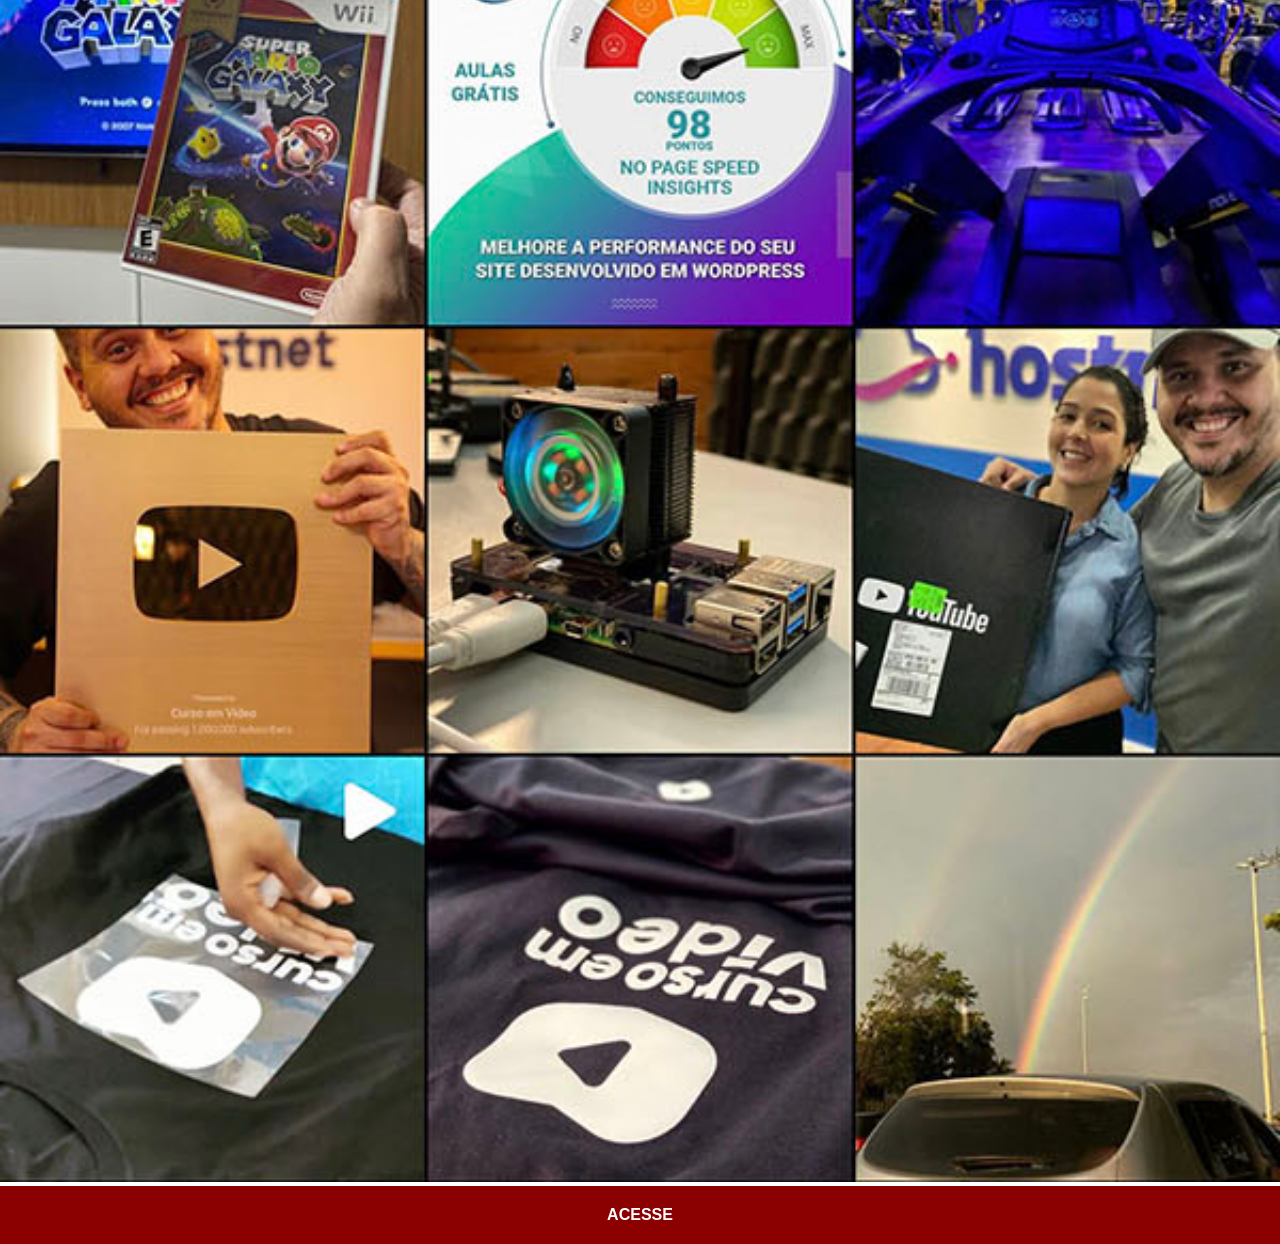
<file: instagram.html>
<!DOCTYPE html>
<html lang="pt-br">
<head>
    <meta charset="UTF-8">
    <meta name="viewport" content="width=device-width, initial-scale=1.0">
    <title>Instagram</title>
    <link rel="stylesheet" href="estilos/social.css">
</head>
<body>
    <img src="imagens/tela-instagram.jpg" alt="Instagram">
    <a href="https://www.instagram.com/_thiago.sobreira/" target="_blank">ACESSE</a>
</body>
</html>
</file>
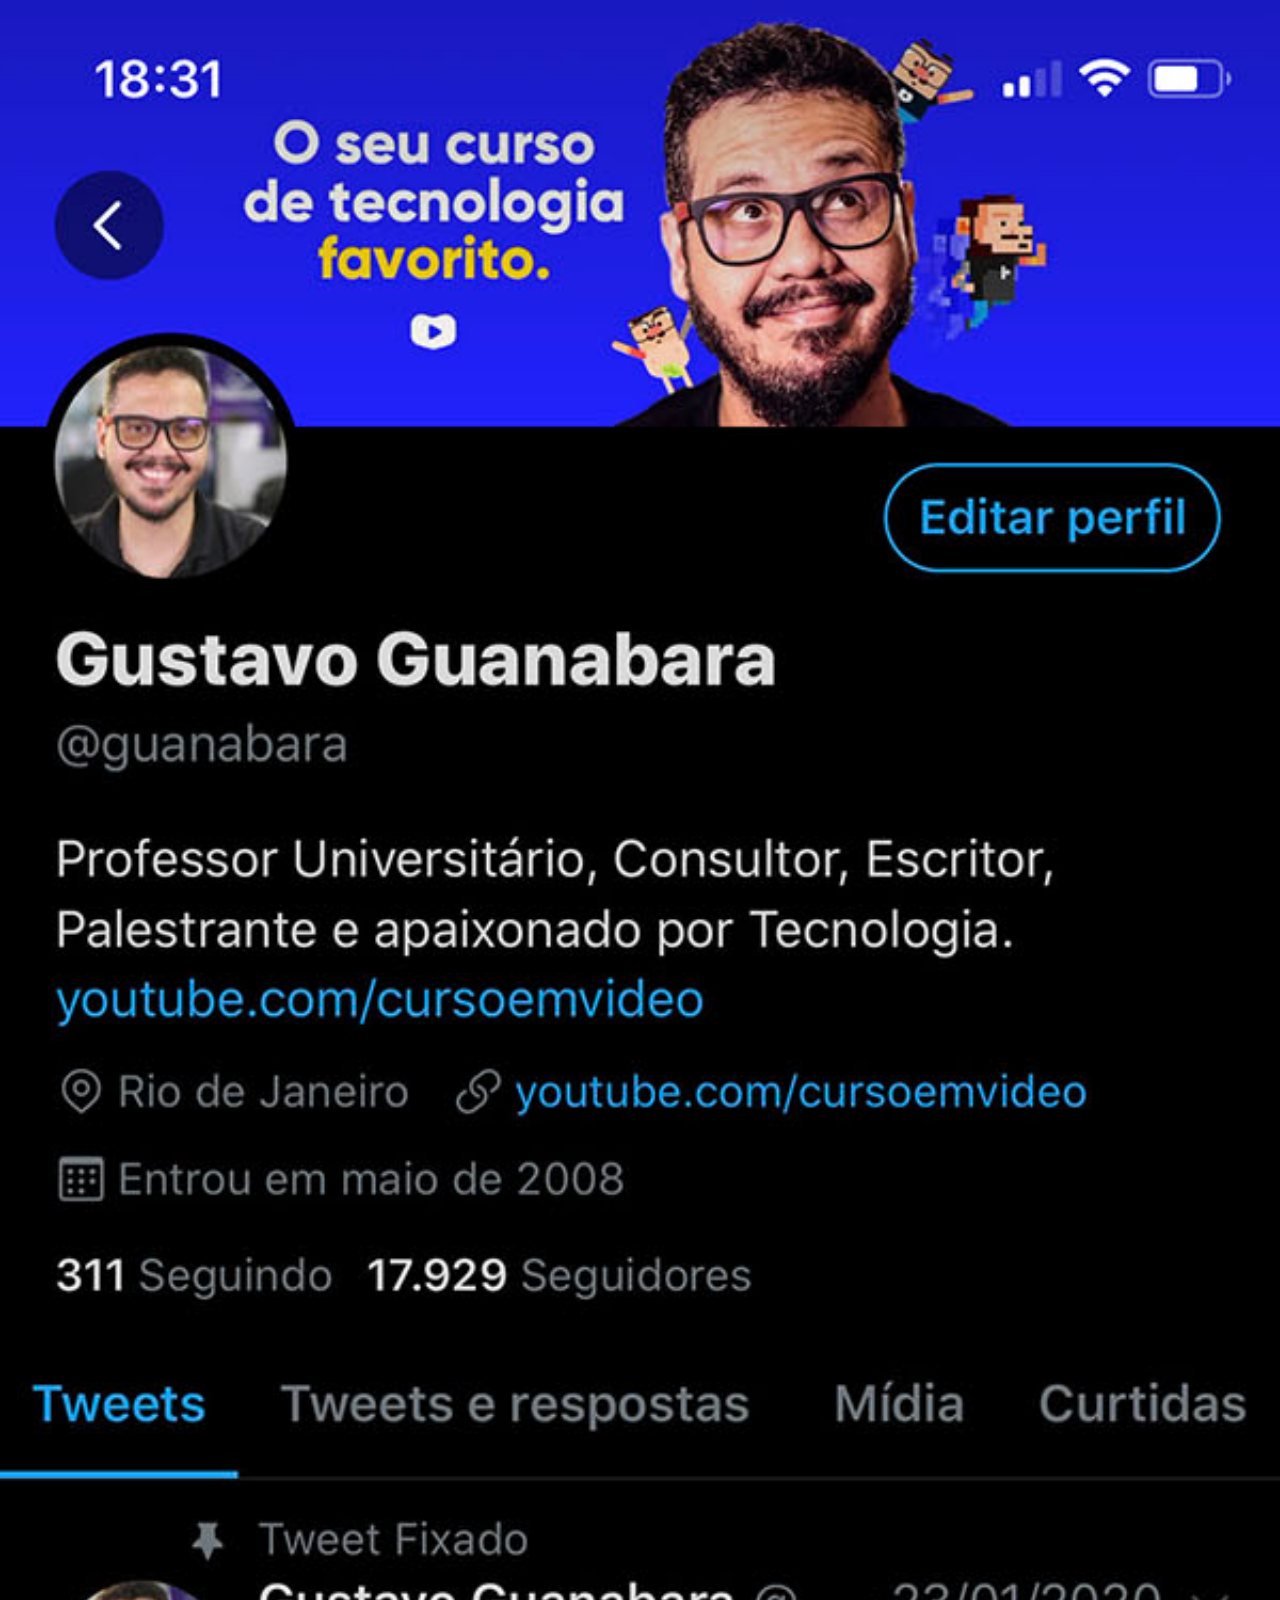
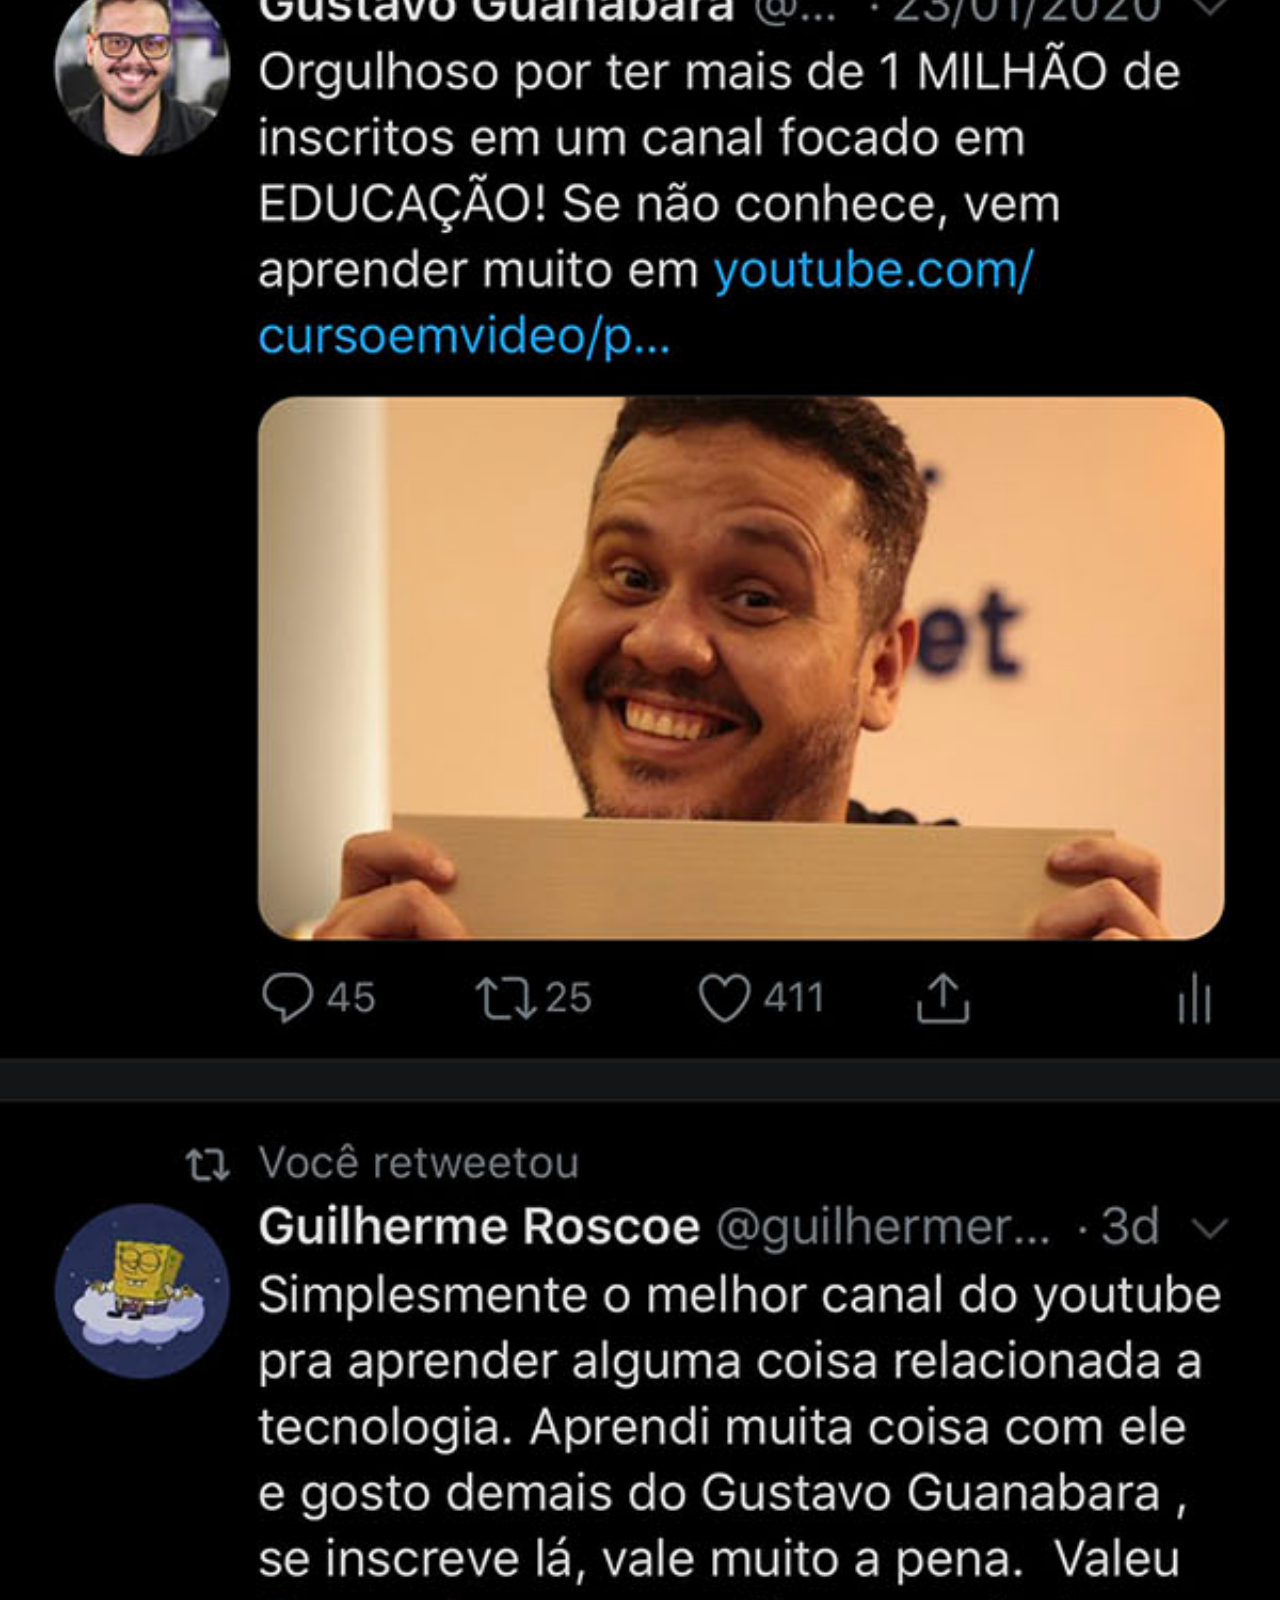
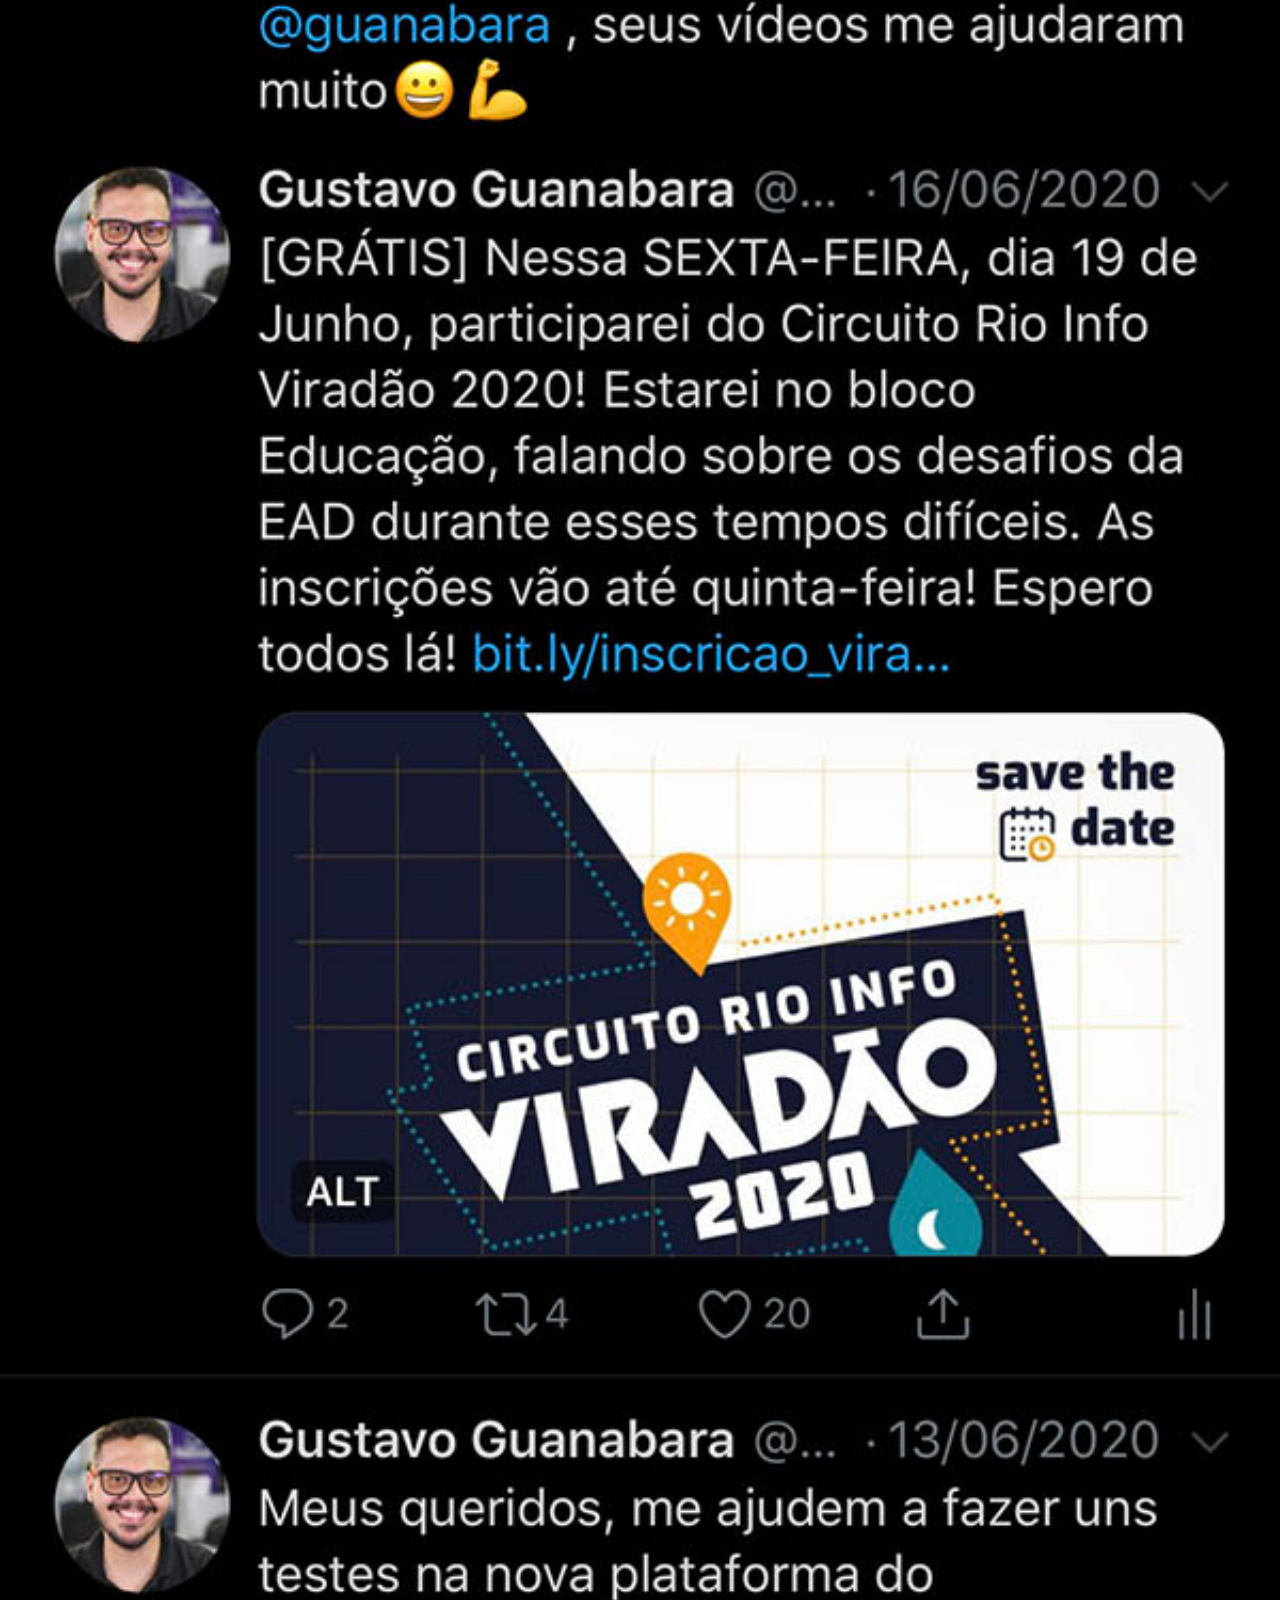
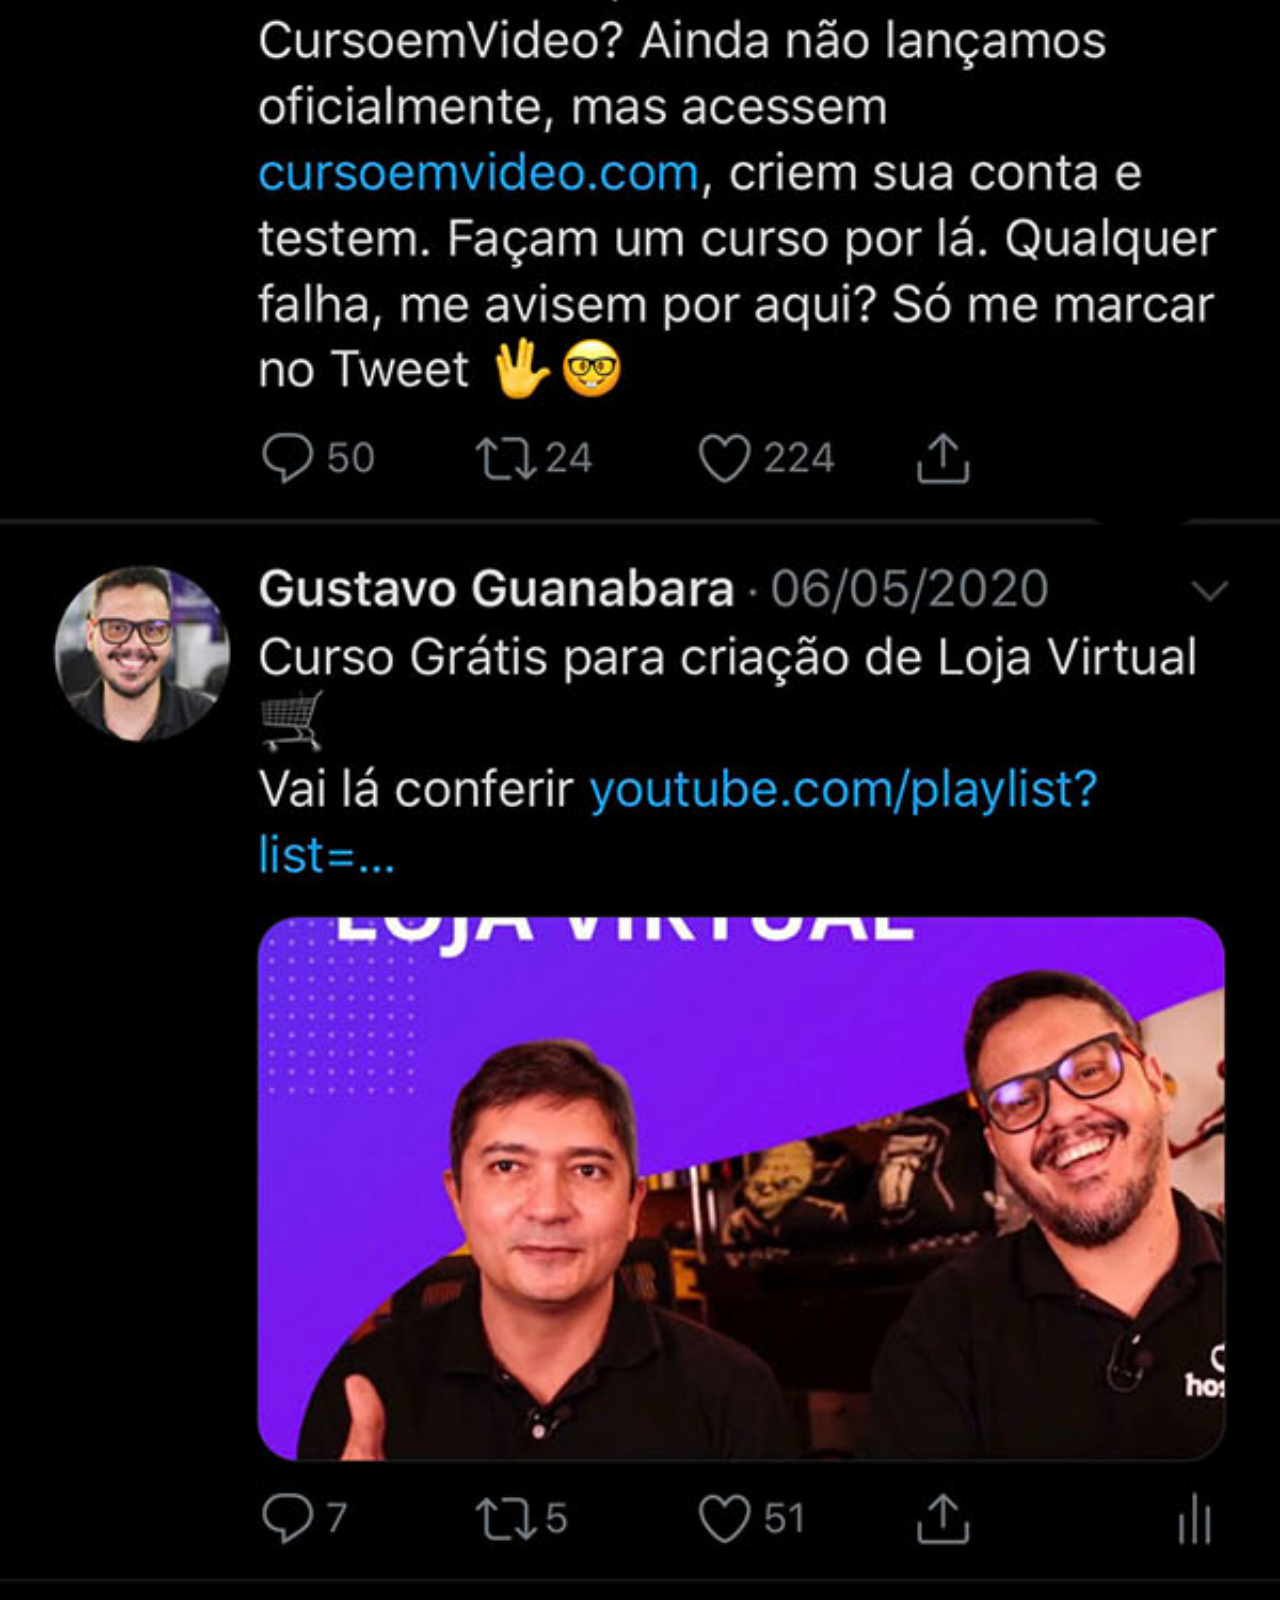
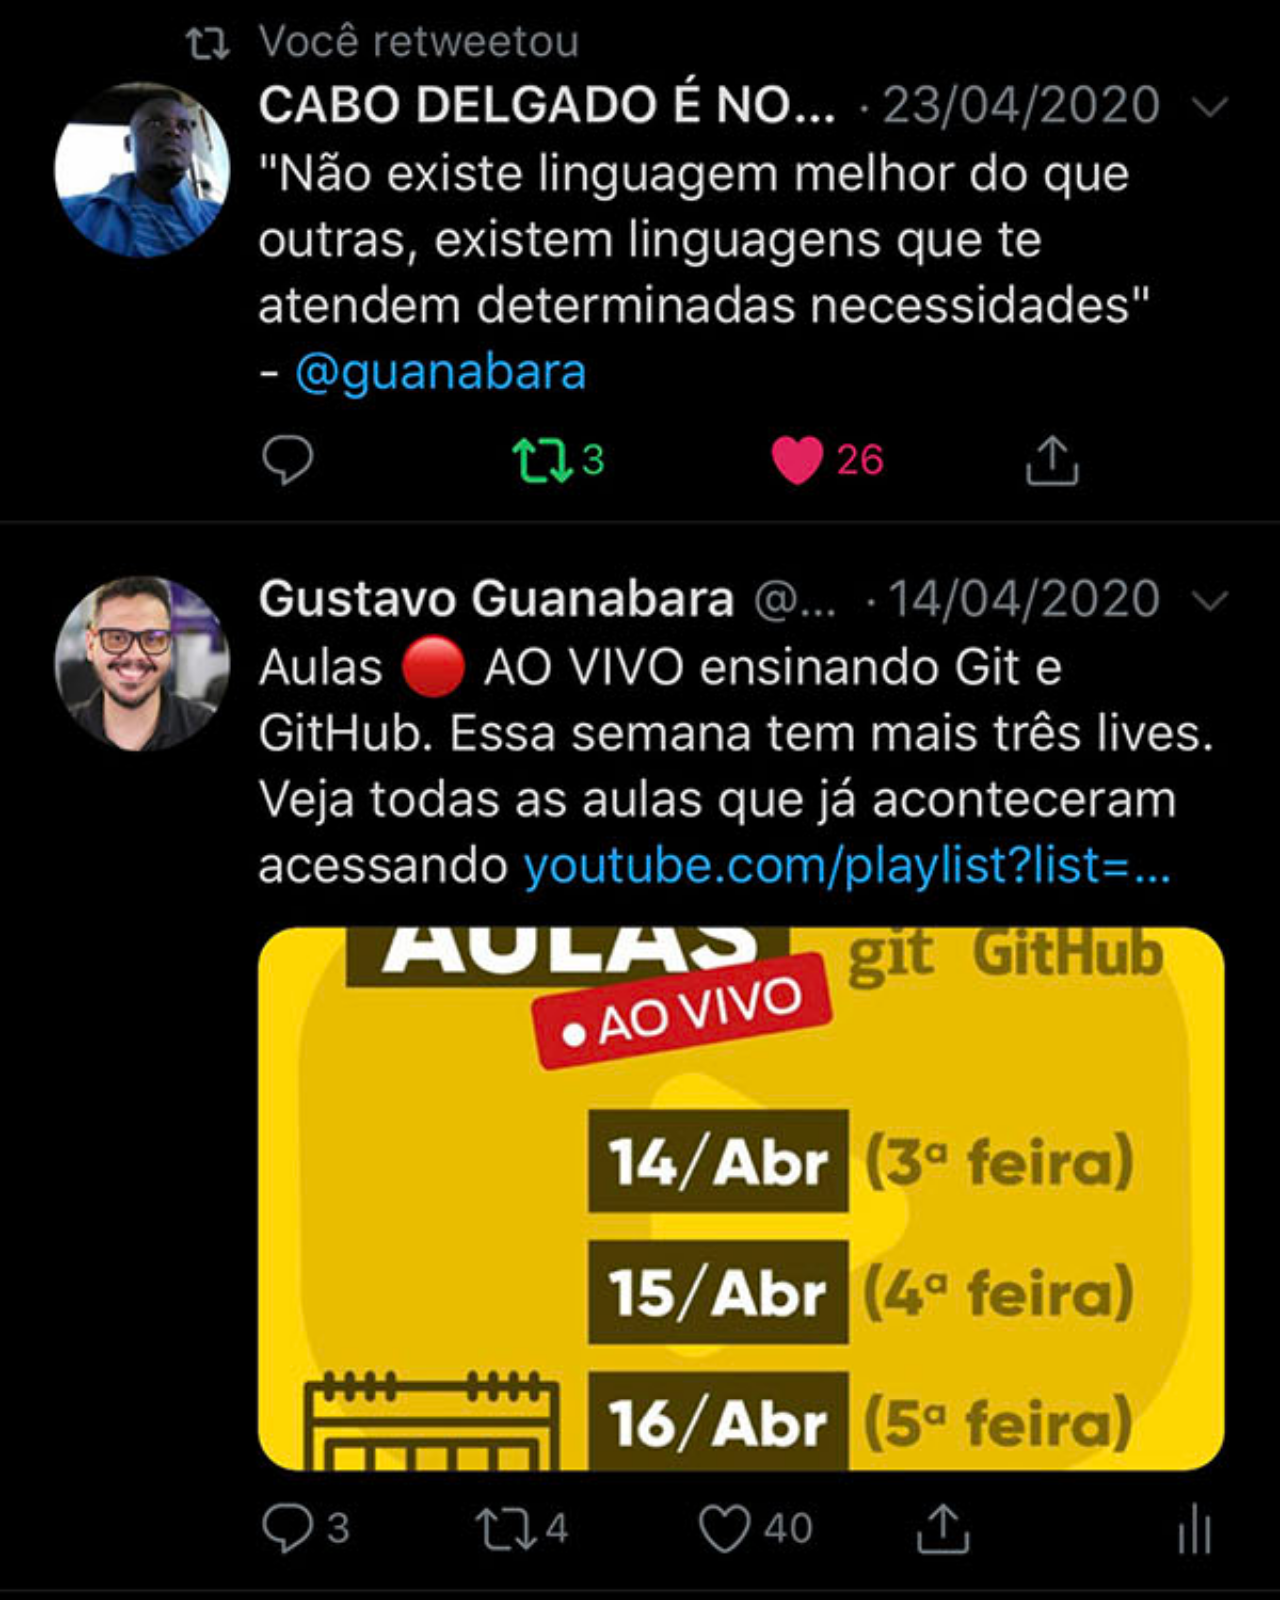
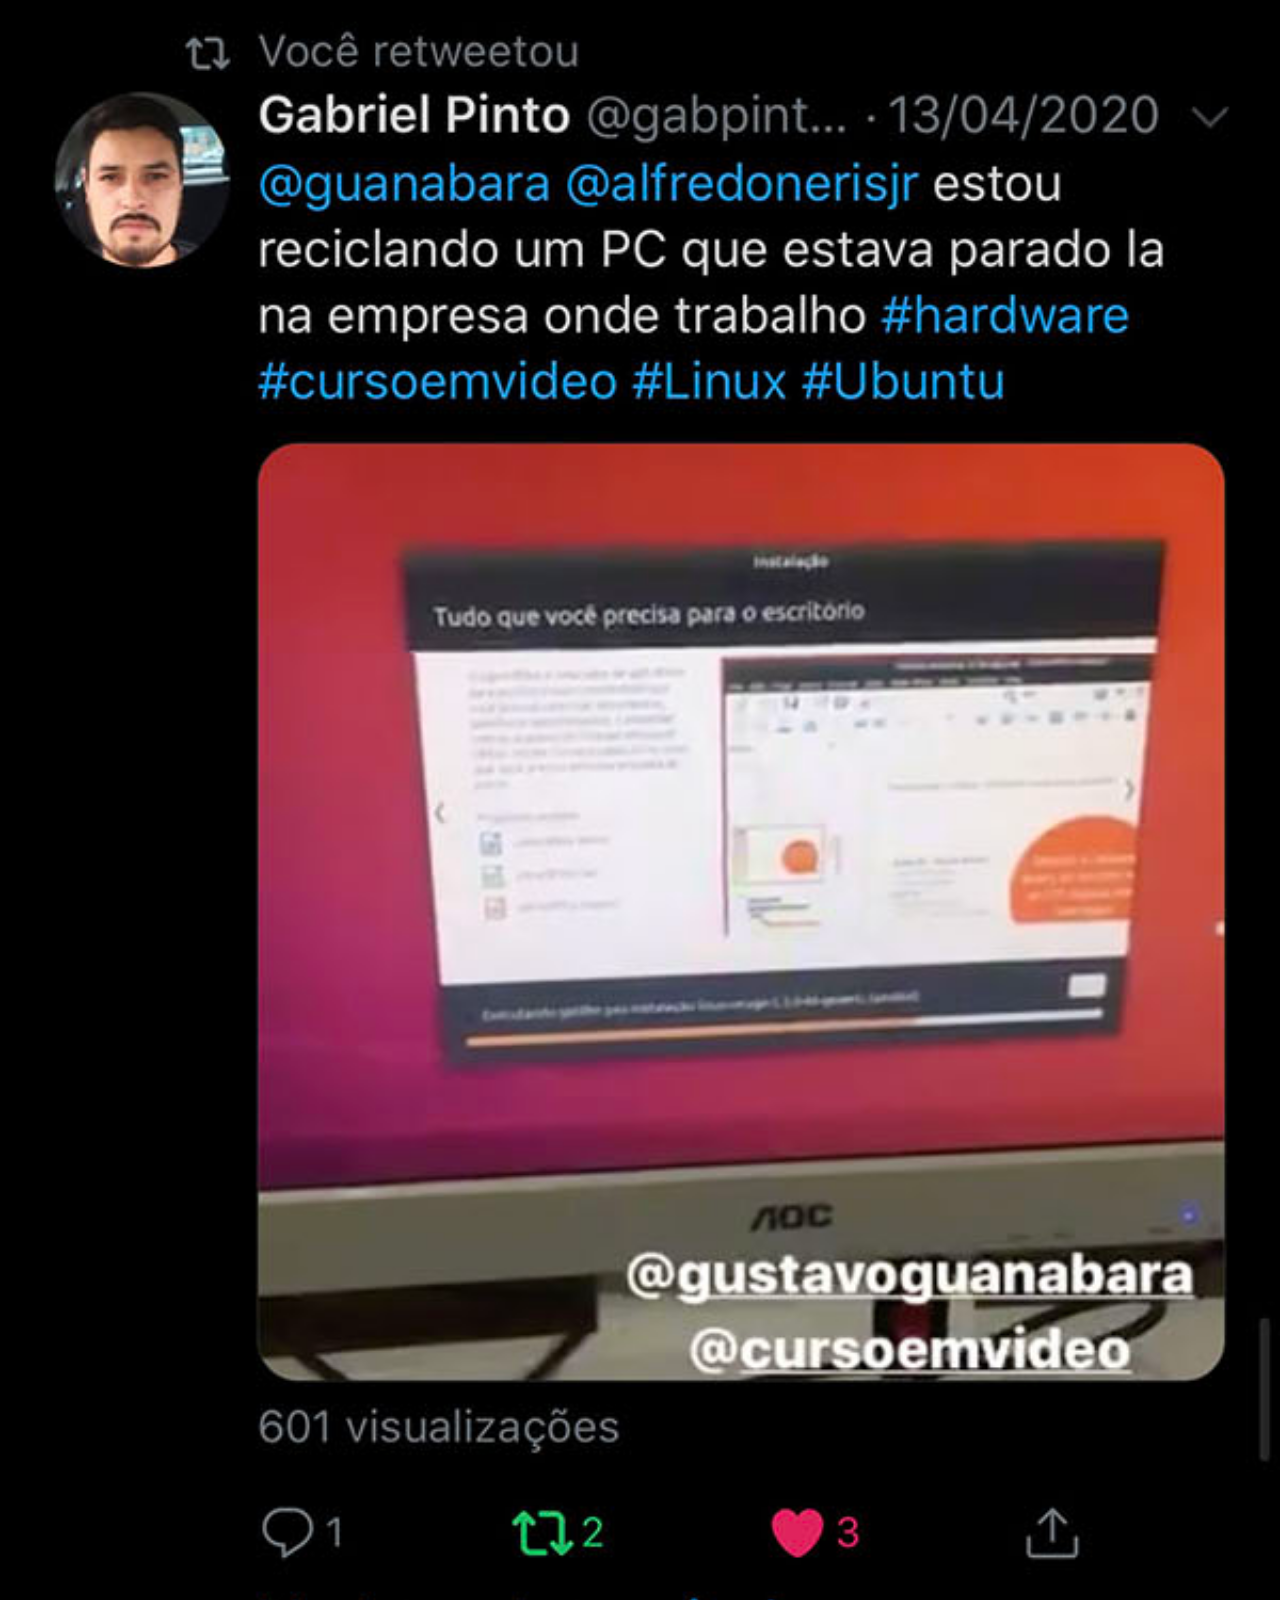
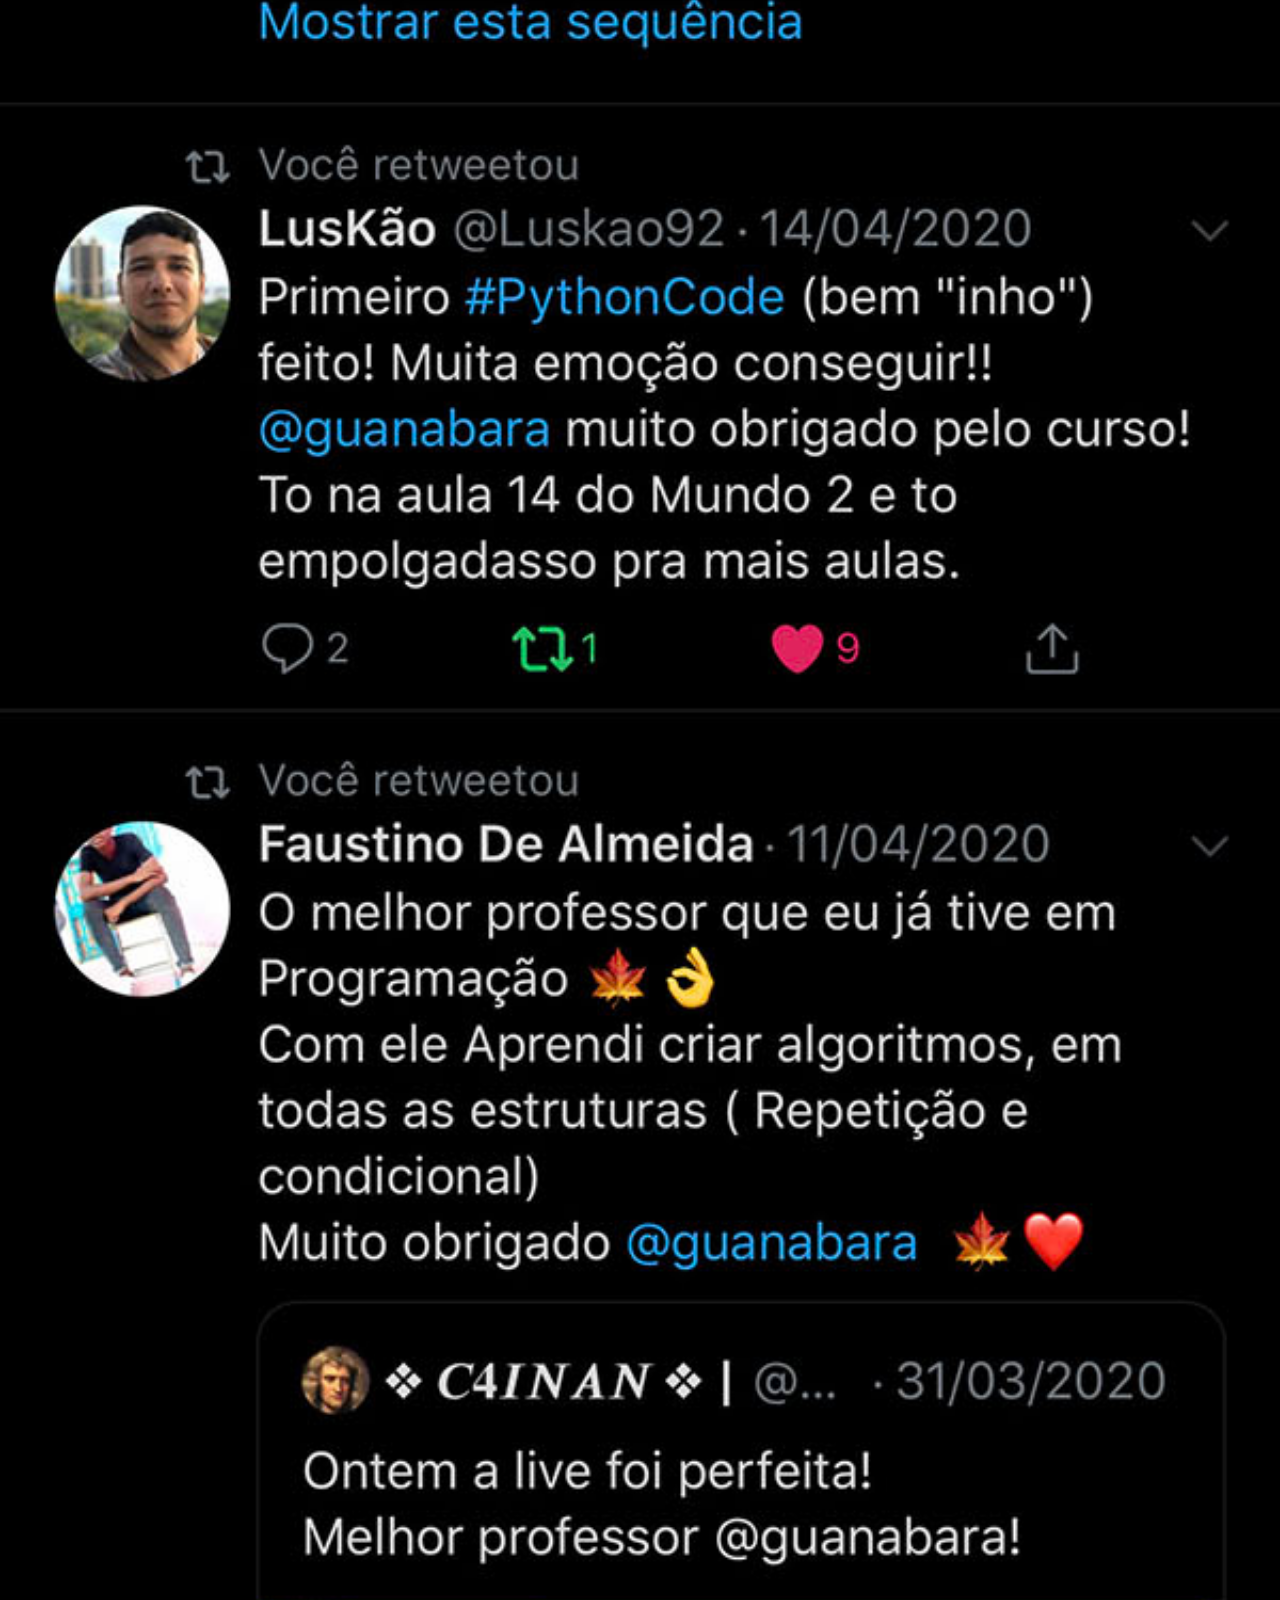
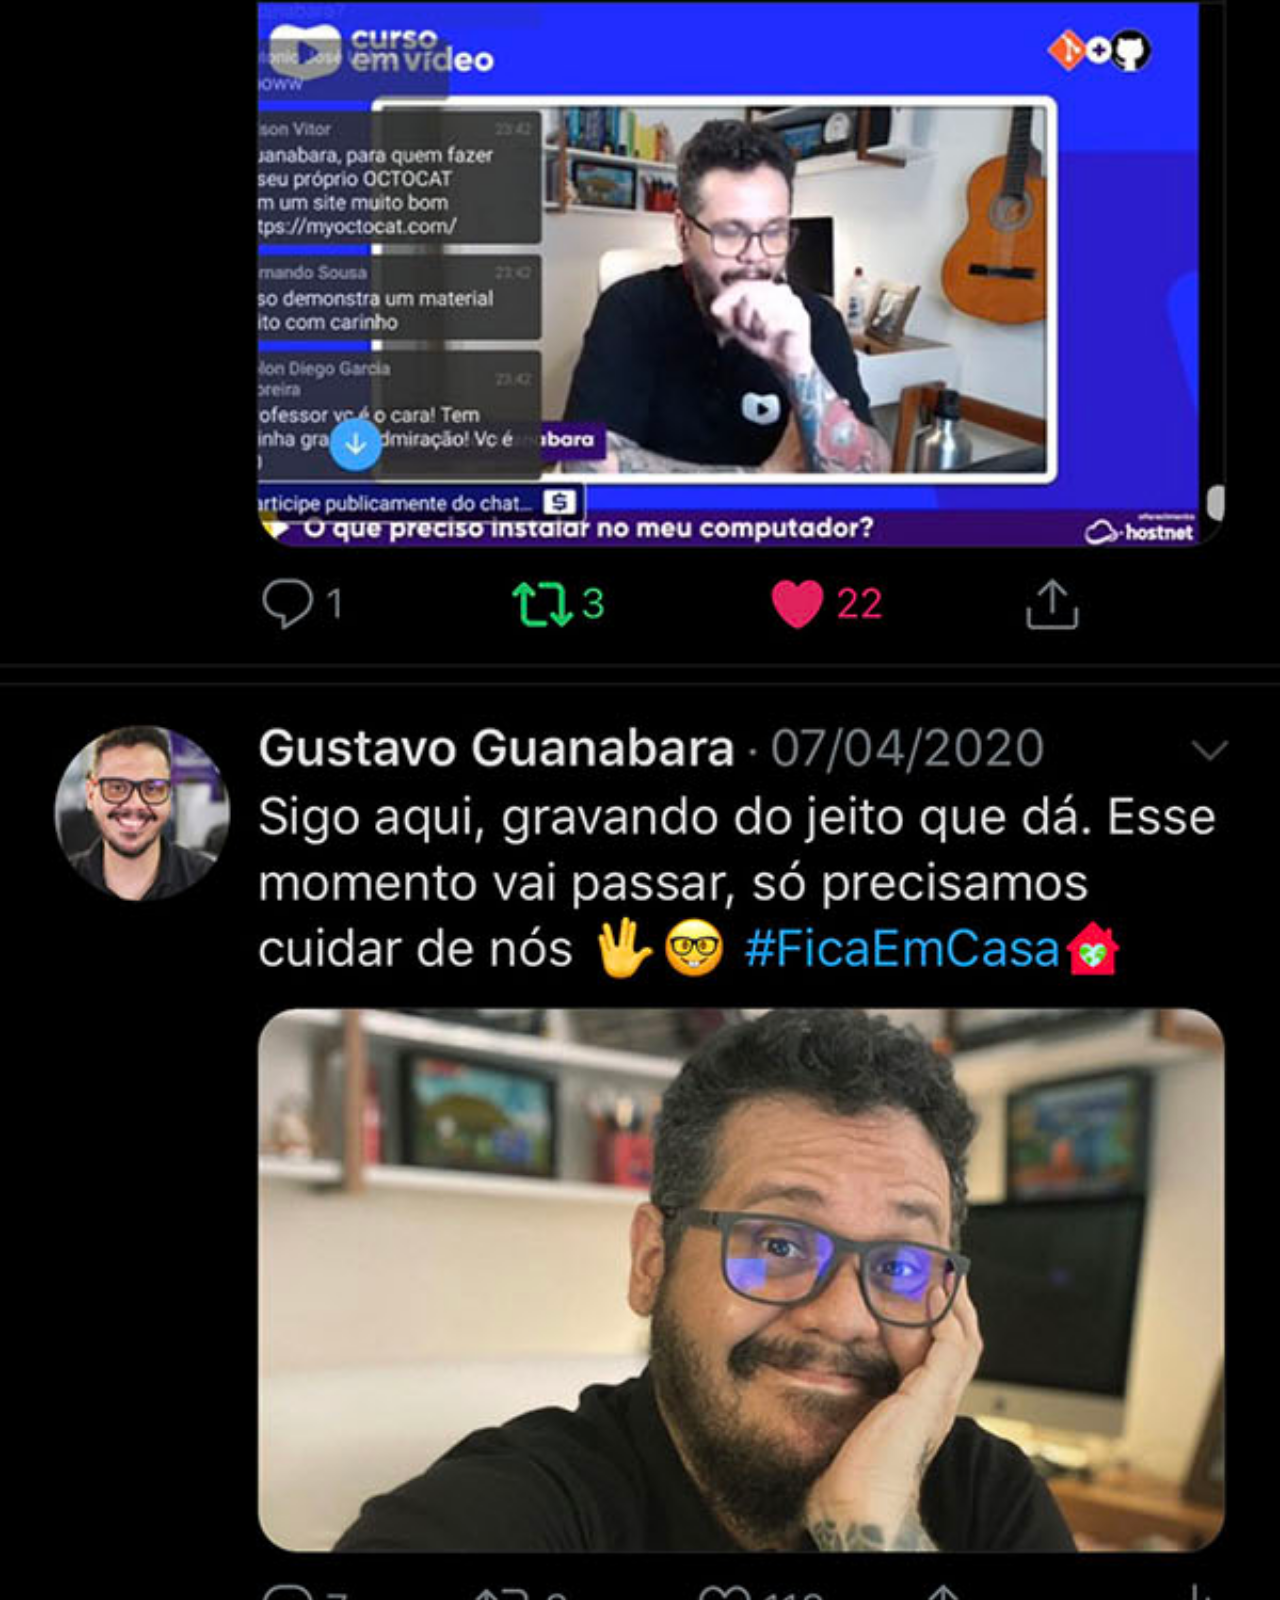
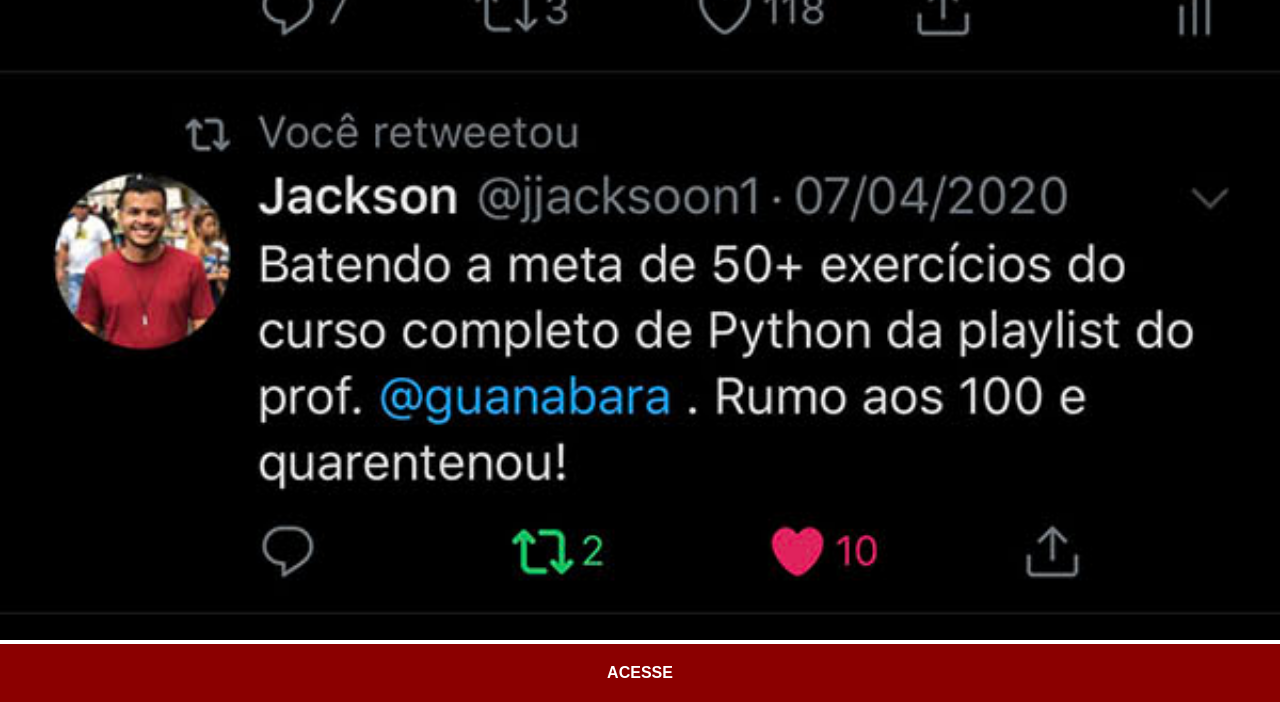
<file: twitter.html>
<!DOCTYPE html>
<html lang="pt-br">
<head>
    <meta charset="UTF-8">
    <meta name="viewport" content="width=device-width, initial-scale=1.0">
    <title>Twitter</title>
    <link rel="stylesheet" href="estilos/social.css">
</head>
<body>
    <img src="imagens/tela-twitter.jpg" alt="Twitter">
    <a href="https://x.com/?lang=pt" target="_blank">ACESSE</a>
</body>
</html>
</file>
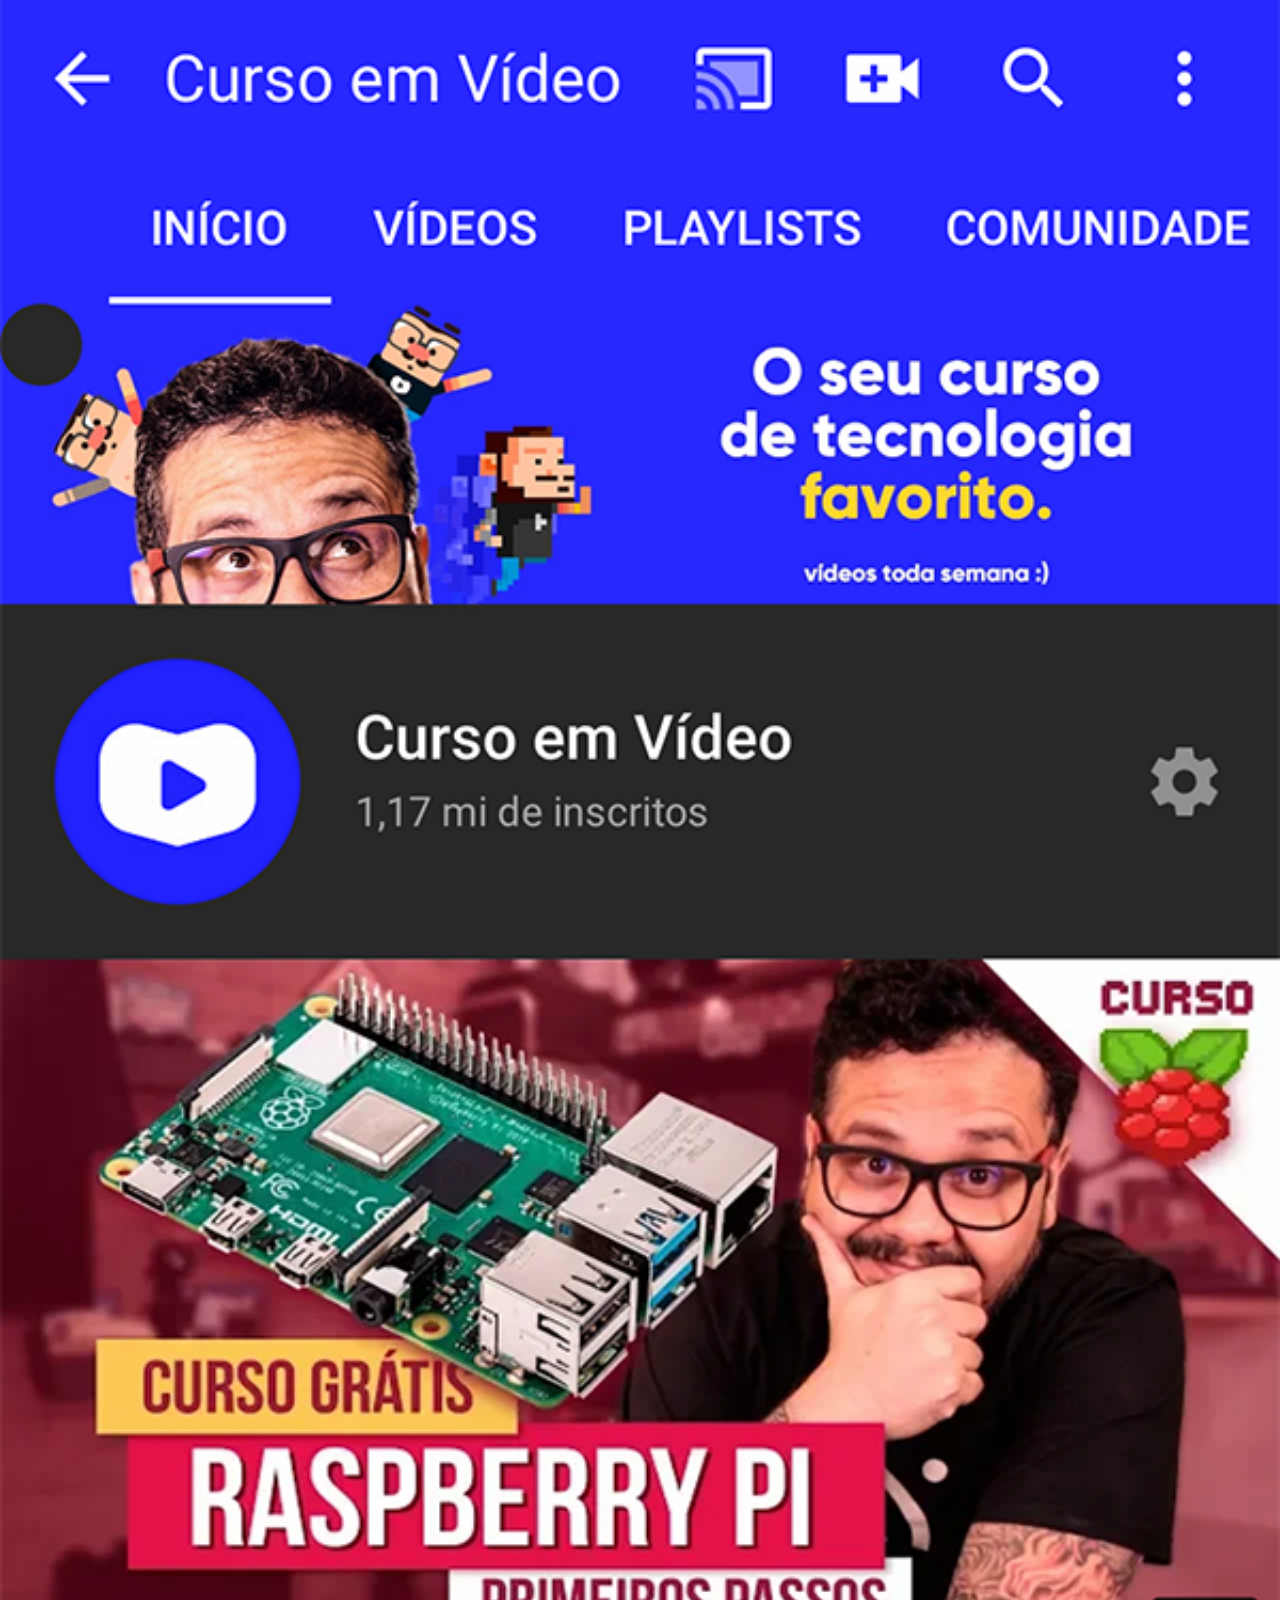
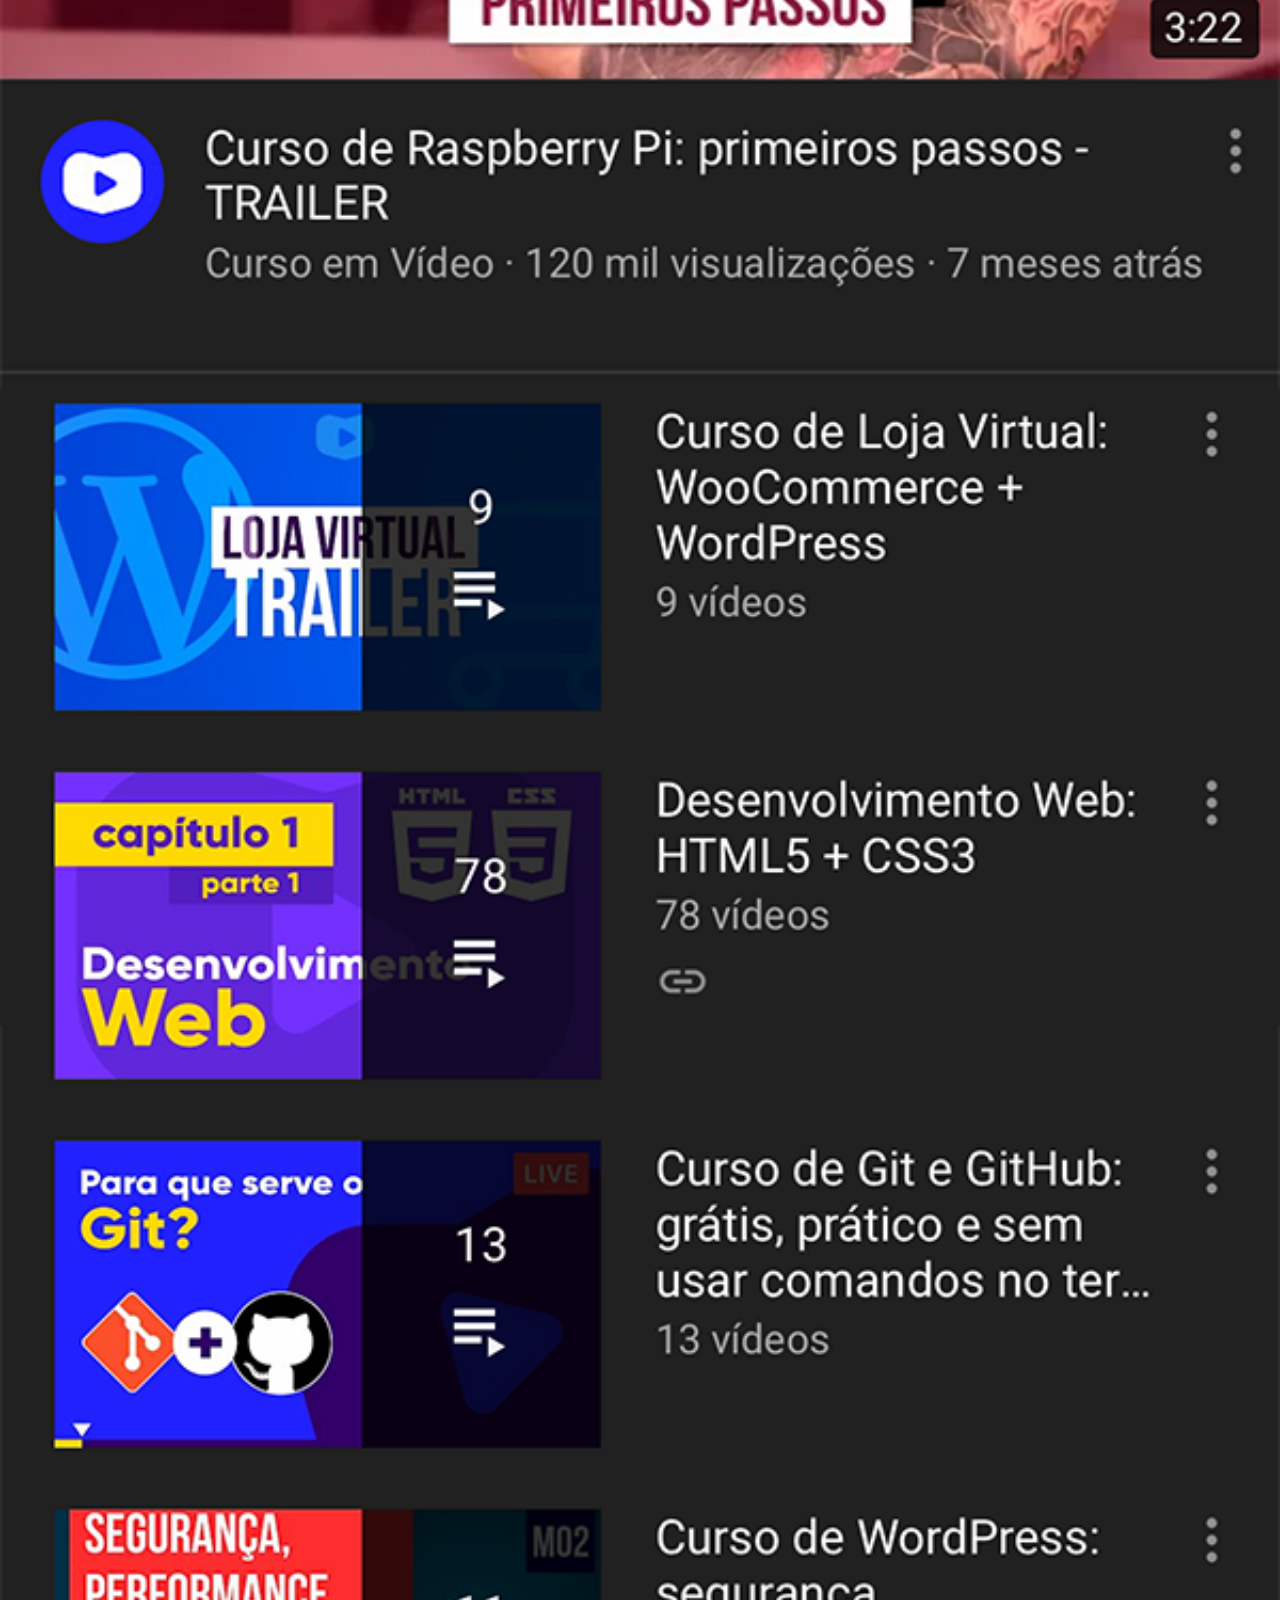
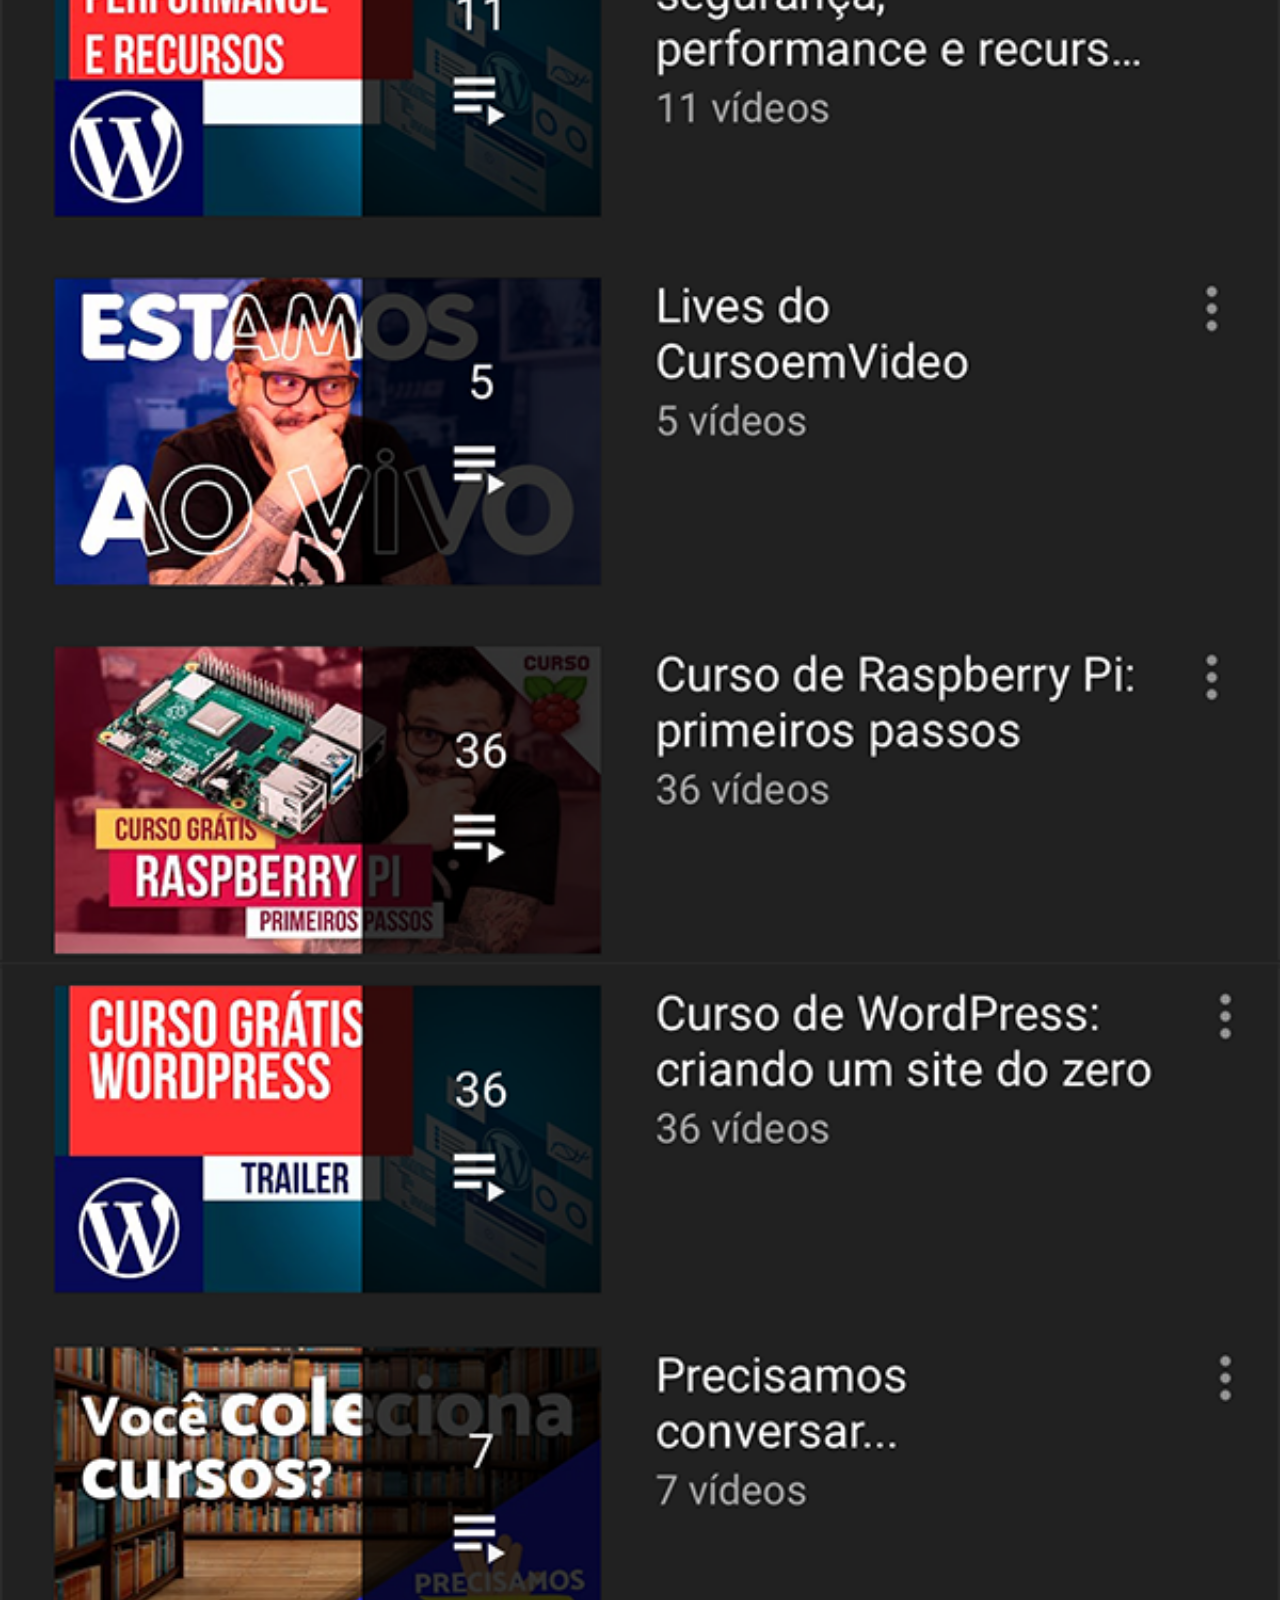
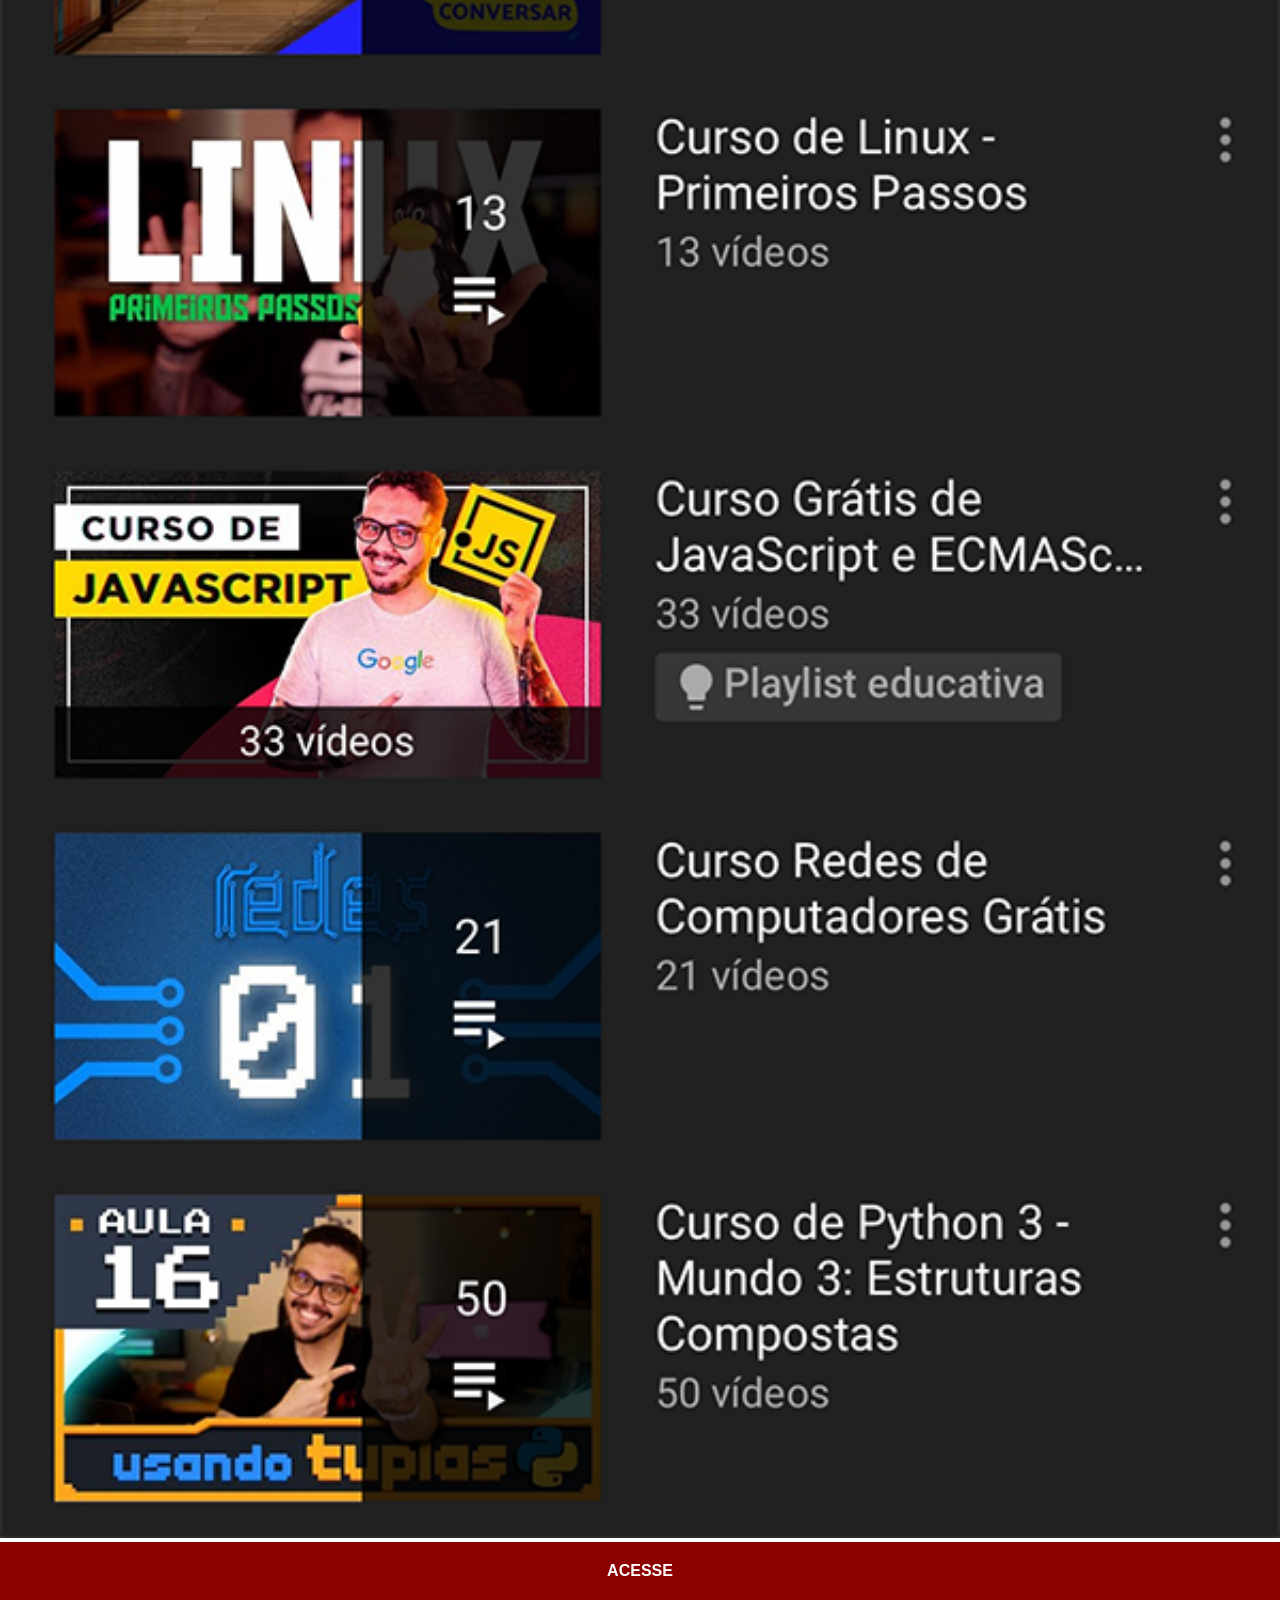
<file: youtube.html>
<!DOCTYPE html>
<html lang="pt-br">
<head>
    <meta charset="UTF-8">
    <meta name="viewport" content="width=device-width, initial-scale=1.0">
    <title>YouTube</title>
    <link rel="stylesheet" href="estilos/social.css">
</head>
<body>
    <img src="imagens/tela-youtube.png" alt="Youtube">
    <a href="https://www.youtube.com/cursoemvideo" target="_blank">ACESSE</a>
</body>
</html>
</file>
<file: estilos/style.css>
@charset "UTF-8";

* {
    margin: 0px;
    padding: 0px;
    font-family: Arial, Helvetica, sans-serif;
}

html, body {
    height: 100vh;
    width: 100vw;
    background-color: black;
}

body {
    background: url('../imagens/fundo-madeira.jpg') no-repeat top center;
    background-size: cover;
    background-attachment: fixed;
}

main {
    position: relative;
    height: 100vh;
}

section#telefone {
    position: absolute;
    top: 50%;
    left: 50%;
    transform: translate(-50%, -50%);
    
    height: 627px;
    width: 311px;
    background: url('../imagens/frame-iphone.png') no-repeat;
}

iframe#tela {
    position: relative;
    top: 80px;
    left: 22px;
    width: 267px;
    height: 471px;

}

section#redes-sociais {
    text-align: right;
}

section#redes-sociais img {
    width: 50px;
    margin: 10px;
    border-radius: 50%;
    box-shadow: 2px 2px 5px rgba(0, 0, 0, 0.507);
    box-sizing: border-box;
}

section#redes-sociais img:hover {
    border: 2px solid rgba(255, 255, 255, 0.418);
    transform: translate(-3px, -3px);
    box-shadow: 5px 5px 10px rgba(0, 0, 0, 0.507);
    transition: transform .3s, border .1s;
    
}
</file>
<file: estilos/social.css>
@charset "UTF-8";

* {
    margin: 0px;
    padding: 0px;
    font-family: Arial, Helvetica, sans-serif;
}
::-webkit-scrollbar {
    width: 0px;
    height: 0px;
}
img {
    width: 100vw;

}   
a {
    display: block;
    background-color: darkred;
    color: white;
    padding: 20px;
    text-align: center;
    font-weight: bolder;
    text-decoration: none;
}
a:hover {
    background-color: red;
}
</file>
